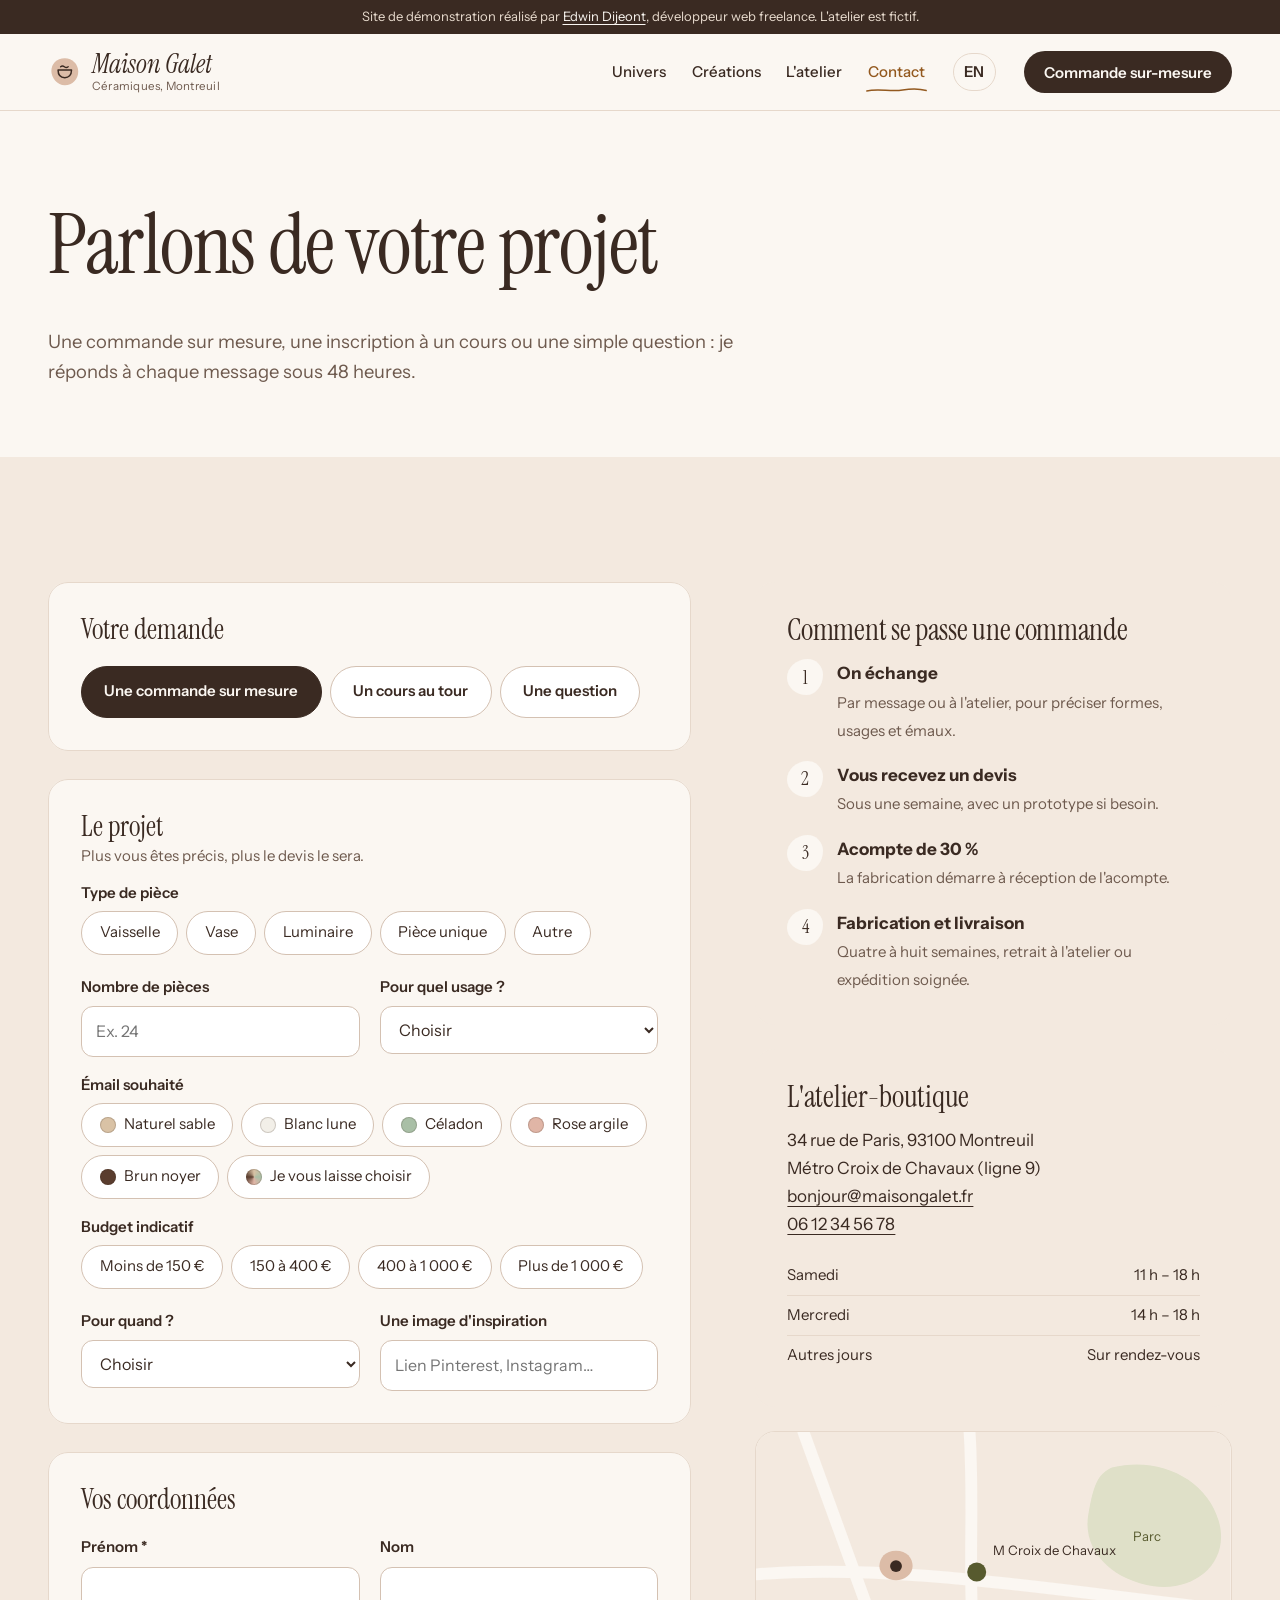
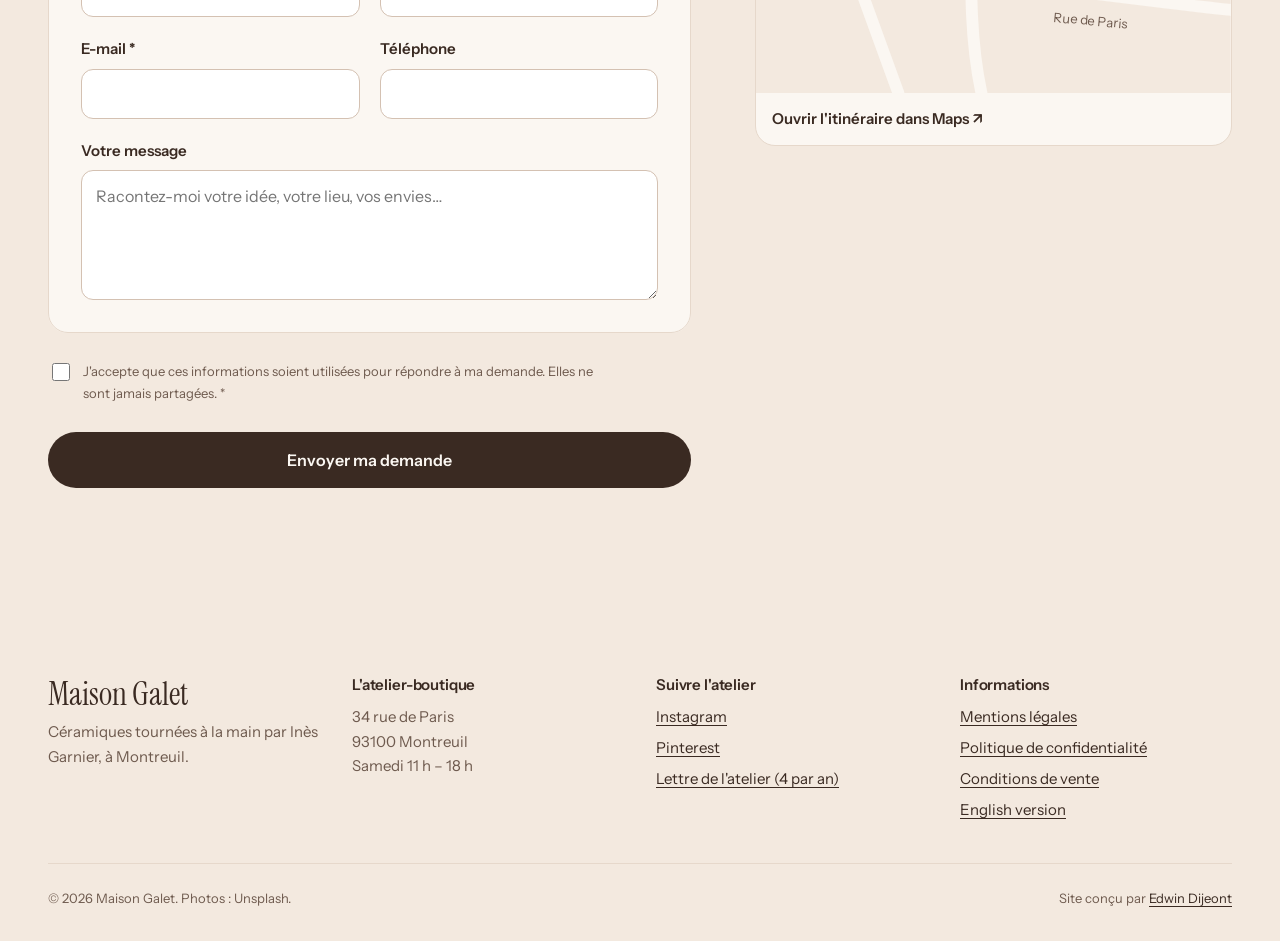
<file: contact.html>
<!doctype html>
<html lang="fr">
<head>
  <meta charset="utf-8">
  <meta name="viewport" content="width=device-width, initial-scale=1">
  <title>Commande sur mesure et contact | Maison Galet</title>
  <meta name="description" content="Demandez un devis pour une commande de céramique sur mesure ou réservez un cours au tour à Montreuil.">
  <link rel="canonical" href="https://VOTRE-PSEUDO.github.io/demos/ceramique/contact.html">
  <link rel="alternate" hreflang="fr" href="https://VOTRE-PSEUDO.github.io/demos/ceramique/contact.html">
  <link rel="alternate" hreflang="en" href="https://VOTRE-PSEUDO.github.io/demos/ceramique/en/contact.html">
  <link rel="alternate" hreflang="x-default" href="https://VOTRE-PSEUDO.github.io/demos/ceramique/contact.html">
  <meta property="og:type" content="website">
  <meta property="og:title" content="Commande sur mesure et contact | Maison Galet">
  <meta property="og:description" content="Demandez un devis pour une commande de céramique sur mesure ou réservez un cours au tour à Montreuil.">
  <meta property="og:image" content="https://images.unsplash.com/photo-1565193566173-7a0ee3dbe261?auto=format&amp;fit=crop&amp;w=1200&amp;h=630&amp;q=75">
  <meta property="og:locale" content="fr_FR">
  <meta name="theme-color" content="#3a2a22">
  <link rel="icon" href="favicon.svg" type="image/svg+xml">
  <link rel="preconnect" href="https://fonts.googleapis.com">
  <link rel="preconnect" href="https://fonts.gstatic.com" crossorigin>
  <link rel="stylesheet" href="https://fonts.googleapis.com/css2?family=Instrument+Sans:wght@400;500;600&amp;family=Instrument+Serif:ital@0;1&amp;display=swap">
  <link rel="stylesheet" href="css/style.css">
</head>
<body>
  <a class="lien-evitement" href="#contenu">Aller au contenu</a>
  <p class="bandeau-demo">Site de démonstration réalisé par <a href="https://edwindijeont-dev.fr">Edwin Dijeont</a>, développeur web freelance. L'atelier est fictif.</p>

  <header class="header">
    <div class="conteneur header__inner">
      <a class="logo" href="./" aria-label="Maison Galet, accueil">
        <svg viewBox="0 0 40 40" aria-hidden="true"><path d="M20 4C10 4 4 11 4 19s7 17 16 17 16-7 16-16S29 4 20 4z" fill="#dcbca7"/><path d="M12 18h16c0 6-3.5 9-8 9s-8-3-8-9z" fill="none" stroke="#3a2a22" stroke-width="1.8" stroke-linejoin="round"/><path d="M15 14c1.5-1.2 3-1.2 4.5 0s3 1.2 4.5 0" fill="none" stroke="#3a2a22" stroke-width="1.6" stroke-linecap="round"/></svg>
        <span><span class="logo__nom">Maison Galet</span><span class="logo__sous">Céramiques, Montreuil</span></span>
      </a>

      <button class="menu-bouton" type="button" popovertarget="menu" aria-label="Ouvrir le menu">
        <svg viewBox="0 0 24 24" aria-hidden="true"><path d="M4 8h16M4 16h11" stroke="currentColor" stroke-width="2" stroke-linecap="round"/></svg>
        Menu
      </button>

      <!-- Menu : affiché en ligne sur ordinateur, ouvert en plein écran sur mobile via l'attribut popover (sans JavaScript) -->
      <nav class="nav" id="menu" popover aria-label="Navigation principale">
        <button class="nav__fermer" type="button" popovertarget="menu" popovertargetaction="hide">Fermer <span aria-hidden="true">✕</span></button>
        <ul>
          <li><a class="nav__lien" href="./">Univers</a></li>
          <li><a class="nav__lien" href="creations.html">Créations</a></li>
          <li><a class="nav__lien" href="atelier.html">L'atelier</a></li>
          <li><a class="nav__lien" href="contact.html" aria-current="page">Contact</a></li>
        </ul>
        <a class="lang" href="en/contact.html" hreflang="en" lang="en"><span aria-hidden="true">EN</span><span class="sr-only">English version</span></a>
        <a class="bouton bouton--plein" href="contact.html#commande">Commande sur-mesure</a>
      </nav>
    </div>
  </header>

  <main id="contenu">
    <header class="entete-page">
      <div class="conteneur">
        <h1>Parlons de votre projet</h1>
        <p>Une commande sur mesure, une inscription à un cours ou une simple question&nbsp;: je réponds à chaque message sous 48 heures.</p>
      </div>
    </header>

    <section class="section section--sable" aria-label="Formulaire et informations pratiques">
      <div class="conteneur contact__grille">
        <!--
          DÉMO : le formulaire mène à une page de confirmation (merci.html).
          En production, remplacez action par l'URL de votre service de formulaire
          (Formspree, Basin, Netlify Forms, votre backend…) et passez method="post".
          Les blocs « commande » et « cours » s'affichent selon le type de demande grâce à :has(), sans JavaScript.
        -->
        <form class="formulaire" id="commande" action="merci.html" method="get">
          <fieldset class="bloc">
            <legend>Votre demande</legend>
            <div class="pastilles">
              <label class="pastille pastille--grande"><input type="radio" name="demande" id="demande-sur-mesure" value="sur-mesure" checked><span>Une commande sur mesure</span></label>
              <label class="pastille pastille--grande"><input type="radio" name="demande" id="demande-atelier" value="cours"><span>Un cours au tour</span></label>
              <label class="pastille pastille--grande"><input type="radio" name="demande" id="demande-question" value="question"><span>Une question</span></label>
            </div>
          </fieldset>

          <fieldset class="bloc bloc--sur-mesure">
            <legend>Le projet<small>Plus vous êtes précis, plus le devis le sera.</small></legend>
            <div class="champs">
              <fieldset class="groupe">
                <legend>Type de pièce</legend>
                <div class="pastilles">
                  <label class="pastille"><input type="checkbox" name="piece" value="vaisselle"><span>Vaisselle</span></label>
                  <label class="pastille"><input type="checkbox" name="piece" value="vase"><span>Vase</span></label>
                  <label class="pastille"><input type="checkbox" name="piece" value="luminaire"><span>Luminaire</span></label>
                  <label class="pastille"><input type="checkbox" name="piece" value="unique"><span>Pièce unique</span></label>
                  <label class="pastille"><input type="checkbox" name="piece" value="autre"><span>Autre</span></label>
                </div>
              </fieldset>
              <div class="champ">
                <label for="quantite">Nombre de pièces</label>
                <input id="quantite" name="quantite" type="number" min="1" inputmode="numeric" placeholder="Ex. 24">
              </div>
              <div class="champ">
                <label for="usage">Pour quel usage&nbsp;?</label>
                <select id="usage" name="usage">
                  <option value="">Choisir</option>
                  <option>Chez moi</option>
                  <option>Un cadeau</option>
                  <option>Un restaurant ou un café</option>
                  <option>Un mariage ou un événement</option>
                  <option>Une boutique</option>
                </select>
              </div>
              <fieldset class="groupe">
                <legend>Émail souhaité</legend>
                <div class="pastilles">
                  <label class="pastille"><input type="radio" name="email-ceramique" value="naturel"><span><span class="email email--naturel" aria-hidden="true"></span>Naturel sable</span></label>
                  <label class="pastille"><input type="radio" name="email-ceramique" value="lune"><span><span class="email email--lune" aria-hidden="true"></span>Blanc lune</span></label>
                  <label class="pastille"><input type="radio" name="email-ceramique" value="celadon"><span><span class="email email--celadon" aria-hidden="true"></span>Céladon</span></label>
                  <label class="pastille"><input type="radio" name="email-ceramique" value="rose"><span><span class="email email--rose" aria-hidden="true"></span>Rose argile</span></label>
                  <label class="pastille"><input type="radio" name="email-ceramique" value="noyer"><span><span class="email email--noyer" aria-hidden="true"></span>Brun noyer</span></label>
                  <label class="pastille"><input type="radio" name="email-ceramique" value="libre"><span><span class="email email--surprise" aria-hidden="true"></span>Je vous laisse choisir</span></label>
                </div>
              </fieldset>
              <fieldset class="groupe">
                <legend>Budget indicatif</legend>
                <div class="pastilles">
                  <label class="pastille"><input type="radio" name="budget" value="moins-150"><span>Moins de 150 €</span></label>
                  <label class="pastille"><input type="radio" name="budget" value="150-400"><span>150 à 400 €</span></label>
                  <label class="pastille"><input type="radio" name="budget" value="400-1000"><span>400 à 1 000 €</span></label>
                  <label class="pastille"><input type="radio" name="budget" value="plus-1000"><span>Plus de 1 000 €</span></label>
                </div>
              </fieldset>
              <div class="champ">
                <label for="delai">Pour quand&nbsp;?</label>
                <select id="delai" name="delai">
                  <option value="">Choisir</option>
                  <option>Pas pressé</option>
                  <option>Dans 2 à 3 mois</option>
                  <option>Dans moins de 2 mois</option>
                  <option>Date précise, je l'indique en message</option>
                </select>
              </div>
              <div class="champ">
                <label for="inspiration">Une image d'inspiration</label>
                <input id="inspiration" name="inspiration" type="url" placeholder="Lien Pinterest, Instagram…" aria-describedby="inspiration-erreur">
                <span class="champ__erreur" id="inspiration-erreur">Collez un lien complet, commençant par https://</span>
              </div>
            </div>
          </fieldset>

          <fieldset class="bloc bloc--atelier">
            <legend>Le cours<small>Les places sont confirmées par e-mail.</small></legend>
            <div class="champs">
              <div class="champ champ--large">
                <label for="session">Date</label>
                <select id="session" name="session">
                  <option value="">Choisir une date</option>
                  <option>Sam. 17 oct., initiation au tour (2 places)</option>
                  <option>Sam. 25 et dim. 26 oct., week-end tournage (3 places)</option>
                  <option>Sam. 7 nov., initiation au tour (liste d'attente)</option>
                  <option>Sam. 21 nov., initiation au tour (4 places)</option>
                  <option>Atelier duo, date à convenir</option>
                  <option>Bon cadeau</option>
                </select>
              </div>
              <div class="champ">
                <label for="personnes">Nombre de personnes</label>
                <select id="personnes" name="personnes">
                  <option>1</option><option>2</option><option>3</option><option>4</option>
                </select>
              </div>
              <fieldset class="groupe">
                <legend>Votre niveau</legend>
                <div class="pastilles">
                  <label class="pastille"><input type="radio" name="niveau" value="debutant" checked><span>Jamais touché la terre</span></label>
                  <label class="pastille"><input type="radio" name="niveau" value="bases"><span>Quelques bases</span></label>
                  <label class="pastille"><input type="radio" name="niveau" value="regulier"><span>Je pratique déjà</span></label>
                </div>
              </fieldset>
            </div>
          </fieldset>

          <fieldset class="bloc">
            <legend>Vos coordonnées</legend>
            <div class="champs">
              <div class="champ">
                <label for="prenom">Prénom *</label>
                <input id="prenom" name="prenom" type="text" autocomplete="given-name" required>
              </div>
              <div class="champ">
                <label for="nom">Nom</label>
                <input id="nom" name="nom" type="text" autocomplete="family-name">
              </div>
              <div class="champ">
                <label for="email">E-mail *</label>
                <input id="email" name="email" type="email" autocomplete="email" required aria-describedby="email-erreur">
                <span class="champ__erreur" id="email-erreur">Indiquez une adresse du type nom@exemple.fr.</span>
              </div>
              <div class="champ">
                <label for="tel">Téléphone</label>
                <input id="tel" name="telephone" type="tel" autocomplete="tel" inputmode="tel">
              </div>
              <div class="champ champ--large">
                <label for="message">Votre message</label>
                <textarea id="message" name="message" rows="4" placeholder="Racontez-moi votre idée, votre lieu, vos envies…"></textarea>
              </div>
            </div>
          </fieldset>

          <p class="consentement">
            <input id="rgpd" name="rgpd" type="checkbox" required>
            <label for="rgpd">J'accepte que ces informations soient utilisées pour répondre à ma demande. Elles ne sont jamais partagées. *</label>
          </p>
          <button class="bouton bouton--plein" type="submit">Envoyer ma demande</button>
        </form>

        <aside class="cote" aria-label="Informations pratiques">
          <div class="encart">
            <h2>Comment se passe une commande</h2>
            <ol class="deroule">
              <li><p><strong>On échange</strong><span>Par message ou à l'atelier, pour préciser formes, usages et émaux.</span></p></li>
              <li><p><strong>Vous recevez un devis</strong><span>Sous une semaine, avec un prototype si besoin.</span></p></li>
              <li><p><strong>Acompte de 30 %</strong><span>La fabrication démarre à réception de l'acompte.</span></p></li>
              <li><p><strong>Fabrication et livraison</strong><span>Quatre à huit semaines, retrait à l'atelier ou expédition soignée.</span></p></li>
            </ol>
          </div>

          <div class="encart">
            <h2>L'atelier-boutique</h2>
            <address>34 rue de Paris, 93100 Montreuil<br>Métro Croix de Chavaux (ligne 9)</address>
            <p><a href="mailto:bonjour@maisongalet.fr">bonjour@maisongalet.fr</a><br><a href="tel:+33612345678">06 12 34 56 78</a></p>
            <table class="horaires">
              <caption class="sr-only">Horaires d'ouverture</caption>
              <tbody>
                <tr><th scope="row">Samedi</th><td>11 h – 18 h</td></tr>
                <tr><th scope="row">Mercredi</th><td>14 h – 18 h</td></tr>
                <tr><th scope="row">Autres jours</th><td>Sur rendez-vous</td></tr>
              </tbody>
            </table>
          </div>

          <div class="plan">
            <!-- Plan illustré en SVG : aucun service tiers, aucun cookie -->
            <svg viewBox="0 0 400 220" role="img" aria-label="Plan d'accès&nbsp;: l'atelier est rue de Paris à Montreuil, à deux minutes du métro Croix de Chavaux.">
              <rect width="400" height="220" fill="#f3e9df"/>
              <path d="M300 30c40-10 80 10 90 45s-20 60-55 55-60-30-55-60 10-35 20-40z" fill="#dfe0c8"/>
              <text x="318" y="92" font-family="Instrument Sans, sans-serif" font-size="11" fill="#575a2e">Parc</text>
              <g stroke="#fbf7f2" stroke-width="10" fill="none" stroke-linecap="round">
                <path d="M0 120 C 120 110, 260 135, 400 150"/><path d="M180 0 C 185 80, 175 150, 190 220"/><path d="M40 0 L 120 220"/>
              </g>
              <text x="250" y="160" font-family="Instrument Sans, sans-serif" font-size="11" fill="#6e5a4e" transform="rotate(5 250 160)">Rue de Paris</text>
              <circle cx="186" cy="118" r="8" fill="#575a2e"/><text x="200" y="104" font-family="Instrument Sans, sans-serif" font-size="11" fill="#3a2a22">M Croix de Chavaux</text>
              <g transform="translate(118 116)">
                <path d="M0-16c-9 0-14 6-14 13s7 12 14 12 14-5 14-12S9-16 0-16z" fill="#dcbca7"/>
                <circle cy="-3" r="5" fill="#3a2a22"/>
              </g>
            </svg>
            <a href="https://www.google.com/maps/search/?api=1&amp;query=34+rue+de+Paris+93100+Montreuil" rel="noopener">Ouvrir l'itinéraire dans Maps <span aria-hidden="true">↗</span></a>
          </div>
        </aside>
      </div>
    </section>
  </main>

  <footer class="footer">
    <div class="conteneur">
      <div class="footer__grille">
        <div>
          <p class="footer__signature">Maison Galet</p>
          <p>Céramiques tournées à la main par Inès Garnier, à Montreuil.</p>
        </div>
        <div>
          <h2>L'atelier-boutique</h2>
          <address>34 rue de Paris<br>93100 Montreuil<br>Samedi 11 h – 18 h</address>
        </div>
        <div>
          <h2>Suivre l'atelier</h2>
          <ul>
            <li><a href="#">Instagram</a></li>
            <li><a href="#">Pinterest</a></li>
            <li><a href="mailto:bonjour@maisongalet.fr?subject=Lettre">Lettre de l'atelier (4 par an)</a></li>
          </ul>
        </div>
        <div>
          <h2>Informations</h2>
          <ul>
            <li><a href="#">Mentions légales</a></li>
            <li><a href="#">Politique de confidentialité</a></li>
            <li><a href="#">Conditions de vente</a></li>
            <li><a href="en/contact.html" hreflang="en" lang="en">English version</a></li>
          </ul>
        </div>
      </div>
      <div class="footer__bas">
        <p>© 2026 Maison Galet. Photos&nbsp;: Unsplash.</p>
        <p>Site conçu par <a href="https://edwindijeont-dev.fr">Edwin Dijeont</a></p>
      </div>
    </div>
  </footer>
</body>
</html>
</file>
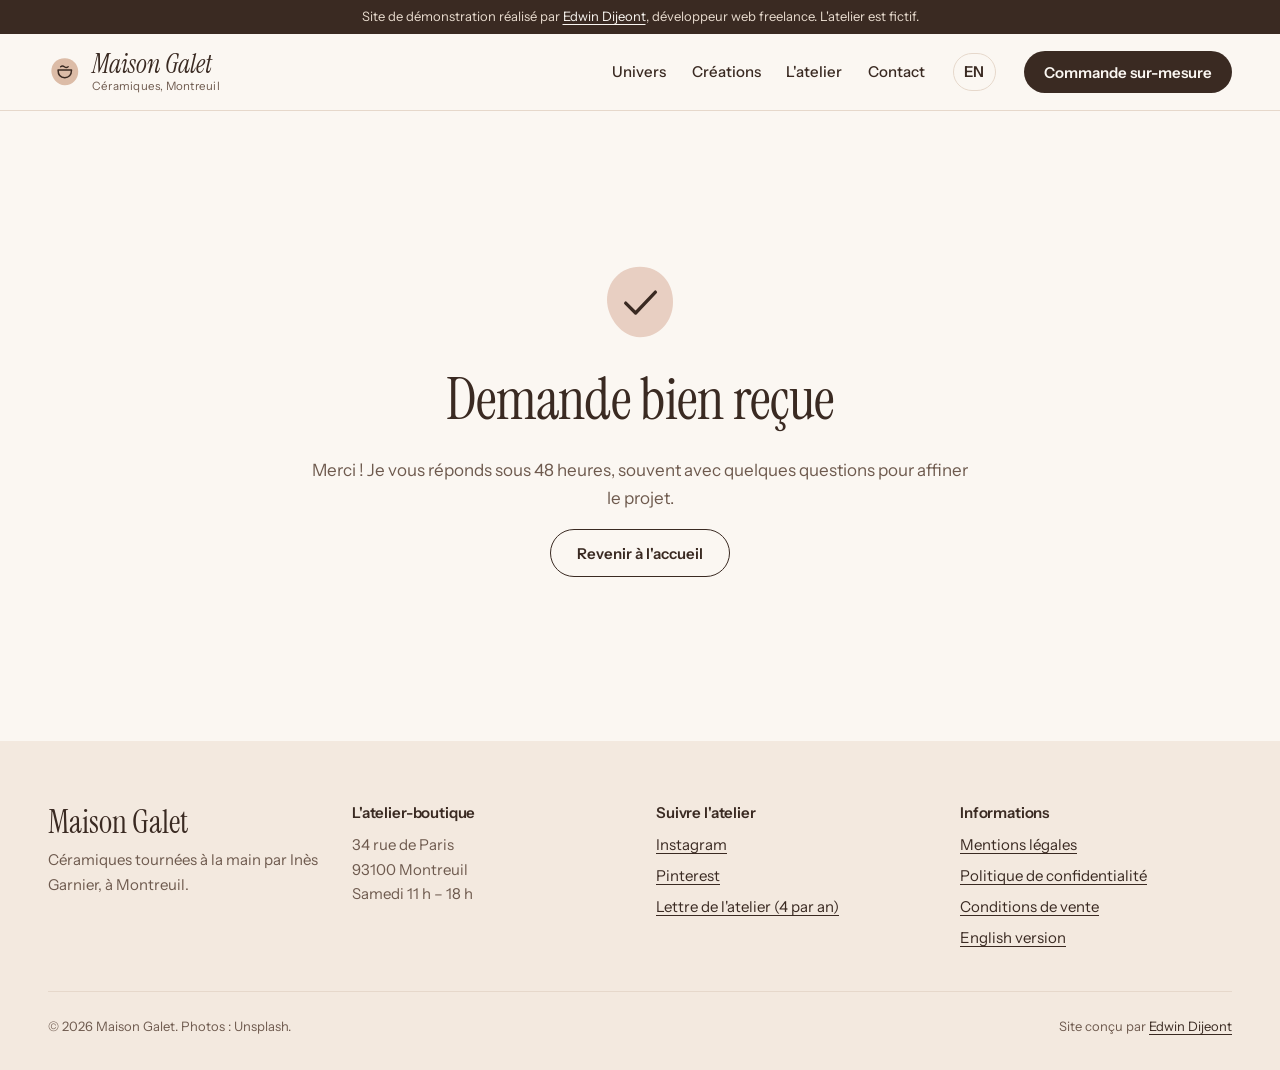
<file: merci.html>
<!doctype html>
<html lang="fr">
<head>
  <meta charset="utf-8">
  <meta name="viewport" content="width=device-width, initial-scale=1">
  <title>Demande envoyée | Maison Galet</title>
  <meta name="robots" content="noindex">
  <meta name="theme-color" content="#3a2a22">
  <link rel="icon" href="favicon.svg" type="image/svg+xml">
  <link rel="preconnect" href="https://fonts.googleapis.com">
  <link rel="preconnect" href="https://fonts.gstatic.com" crossorigin>
  <link rel="stylesheet" href="https://fonts.googleapis.com/css2?family=Instrument+Sans:wght@400;500;600&amp;family=Instrument+Serif:ital@0;1&amp;display=swap">
  <link rel="stylesheet" href="css/style.css">
</head>
<body>
  <a class="lien-evitement" href="#contenu">Aller au contenu</a>
  <p class="bandeau-demo">Site de démonstration réalisé par <a href="https://edwindijeont-dev.fr">Edwin Dijeont</a>, développeur web freelance. L'atelier est fictif.</p>

  <header class="header">
    <div class="conteneur header__inner">
      <a class="logo" href="./" aria-label="Maison Galet, accueil">
        <svg viewBox="0 0 40 40" aria-hidden="true"><path d="M20 4C10 4 4 11 4 19s7 17 16 17 16-7 16-16S29 4 20 4z" fill="#dcbca7"/><path d="M12 18h16c0 6-3.5 9-8 9s-8-3-8-9z" fill="none" stroke="#3a2a22" stroke-width="1.8" stroke-linejoin="round"/><path d="M15 14c1.5-1.2 3-1.2 4.5 0s3 1.2 4.5 0" fill="none" stroke="#3a2a22" stroke-width="1.6" stroke-linecap="round"/></svg>
        <span><span class="logo__nom">Maison Galet</span><span class="logo__sous">Céramiques, Montreuil</span></span>
      </a>

      <button class="menu-bouton" type="button" popovertarget="menu" aria-label="Ouvrir le menu">
        <svg viewBox="0 0 24 24" aria-hidden="true"><path d="M4 8h16M4 16h11" stroke="currentColor" stroke-width="2" stroke-linecap="round"/></svg>
        Menu
      </button>

      <!-- Menu : affiché en ligne sur ordinateur, ouvert en plein écran sur mobile via l'attribut popover (sans JavaScript) -->
      <nav class="nav" id="menu" popover aria-label="Navigation principale">
        <button class="nav__fermer" type="button" popovertarget="menu" popovertargetaction="hide">Fermer <span aria-hidden="true">✕</span></button>
        <ul>
          <li><a class="nav__lien" href="./">Univers</a></li>
          <li><a class="nav__lien" href="creations.html">Créations</a></li>
          <li><a class="nav__lien" href="atelier.html">L'atelier</a></li>
          <li><a class="nav__lien" href="contact.html">Contact</a></li>
        </ul>
        <a class="lang" href="en/thanks.html" hreflang="en" lang="en"><span aria-hidden="true">EN</span><span class="sr-only">English version</span></a>
        <a class="bouton bouton--plein" href="contact.html#commande">Commande sur-mesure</a>
      </nav>
    </div>
  </header>

  <main id="contenu">
    <section class="section merci">
      <div class="conteneur">
        <svg viewBox="0 0 80 80" width="88" height="88" aria-hidden="true"><path d="M40 8C22 8 10 22 10 38s13 34 30 34 30-14 30-32S58 8 40 8z" fill="#e8cfc2"/><path d="M27 41l9 9 18-19" fill="none" stroke="#3a2a22" stroke-width="3" stroke-linecap="round" stroke-linejoin="round"/></svg>
        <h1 style="font-size: var(--taille-xl); margin-top: 1.5rem">Demande bien reçue</h1>
        <p>Merci&nbsp;! Je vous réponds sous 48 heures, souvent avec quelques questions pour affiner le projet.</p>
        <p><a class="bouton bouton--contour" href="./">Revenir à l'accueil</a></p>
      </div>
    </section>
  </main>

  <footer class="footer">
    <div class="conteneur">
      <div class="footer__grille">
        <div>
          <p class="footer__signature">Maison Galet</p>
          <p>Céramiques tournées à la main par Inès Garnier, à Montreuil.</p>
        </div>
        <div>
          <h2>L'atelier-boutique</h2>
          <address>34 rue de Paris<br>93100 Montreuil<br>Samedi 11 h – 18 h</address>
        </div>
        <div>
          <h2>Suivre l'atelier</h2>
          <ul>
            <li><a href="#">Instagram</a></li>
            <li><a href="#">Pinterest</a></li>
            <li><a href="mailto:bonjour@maisongalet.fr?subject=Lettre">Lettre de l'atelier (4 par an)</a></li>
          </ul>
        </div>
        <div>
          <h2>Informations</h2>
          <ul>
            <li><a href="#">Mentions légales</a></li>
            <li><a href="#">Politique de confidentialité</a></li>
            <li><a href="#">Conditions de vente</a></li>
            <li><a href="en/thanks.html" hreflang="en" lang="en">English version</a></li>
          </ul>
        </div>
      </div>
      <div class="footer__bas">
        <p>© 2026 Maison Galet. Photos&nbsp;: Unsplash.</p>
        <p>Site conçu par <a href="https://edwindijeont-dev.fr">Edwin Dijeont</a></p>
      </div>
    </div>
  </footer>
</body>
</html>
</file>
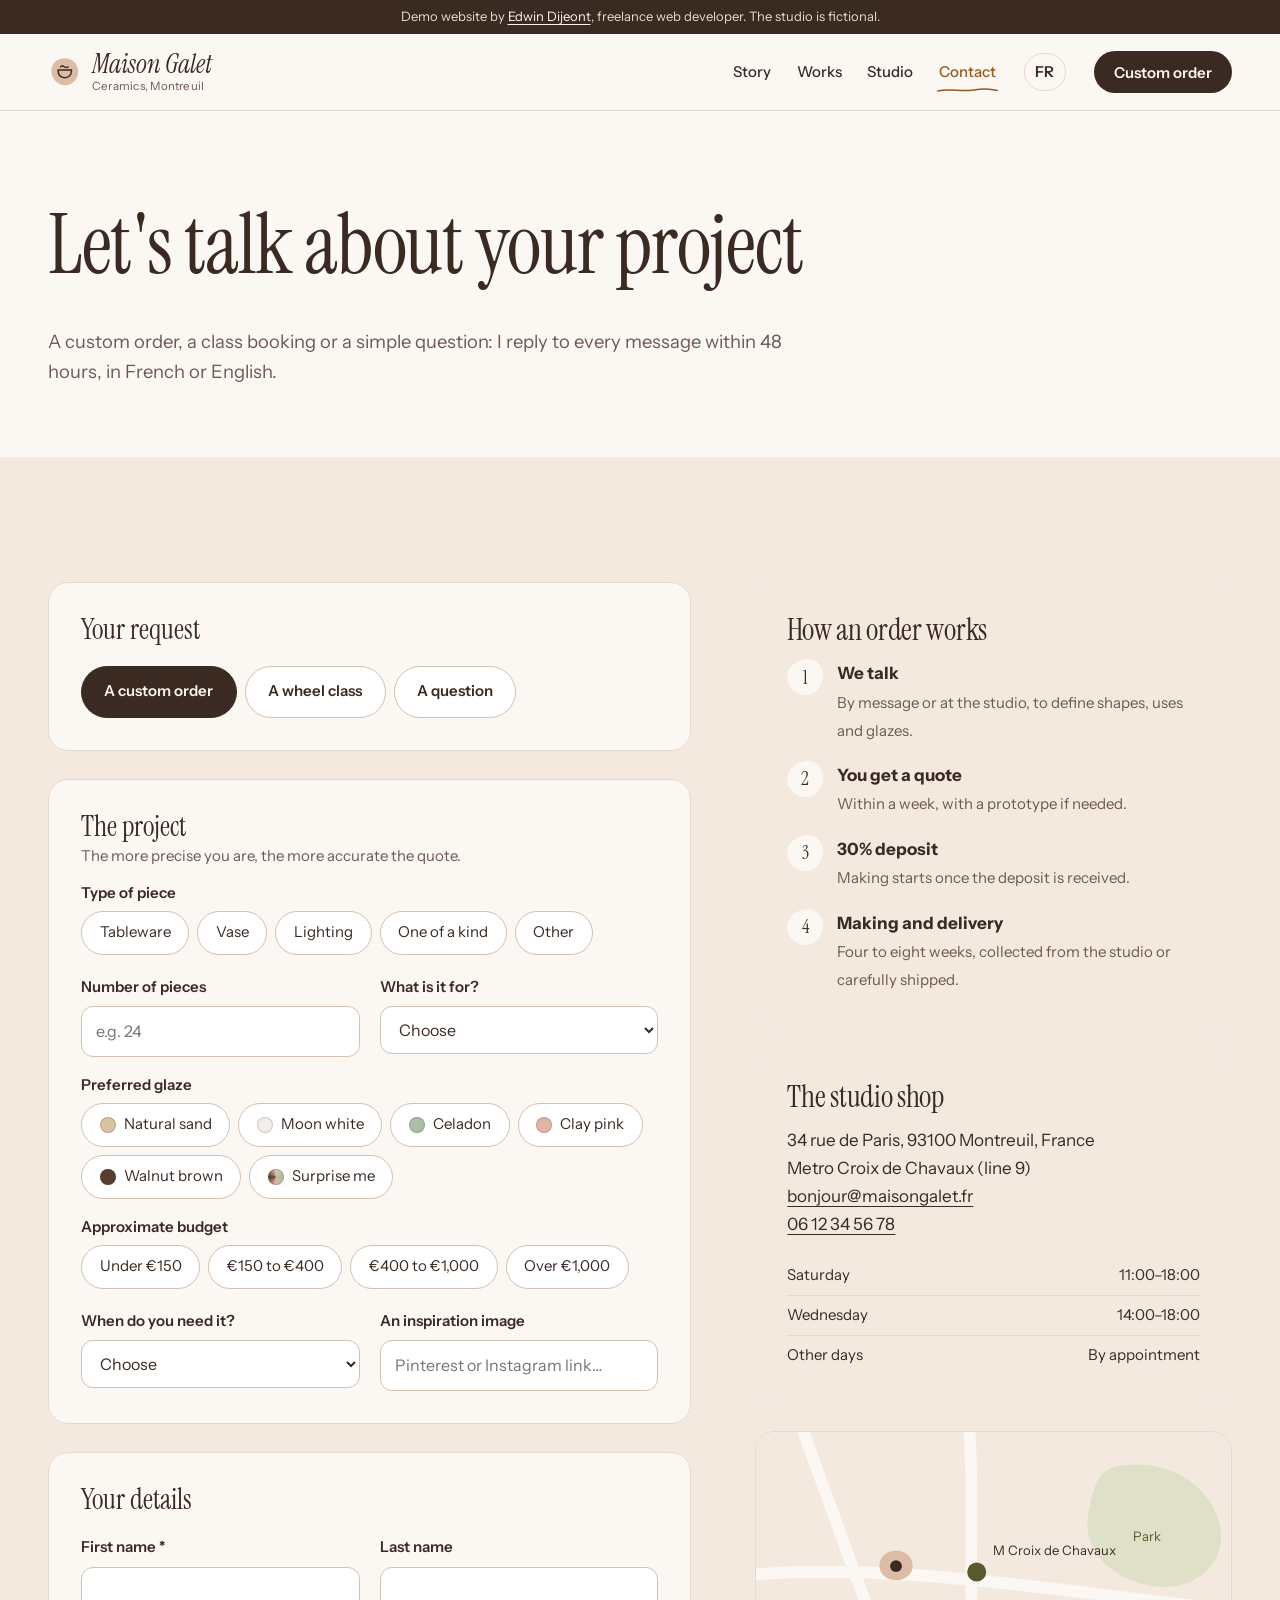
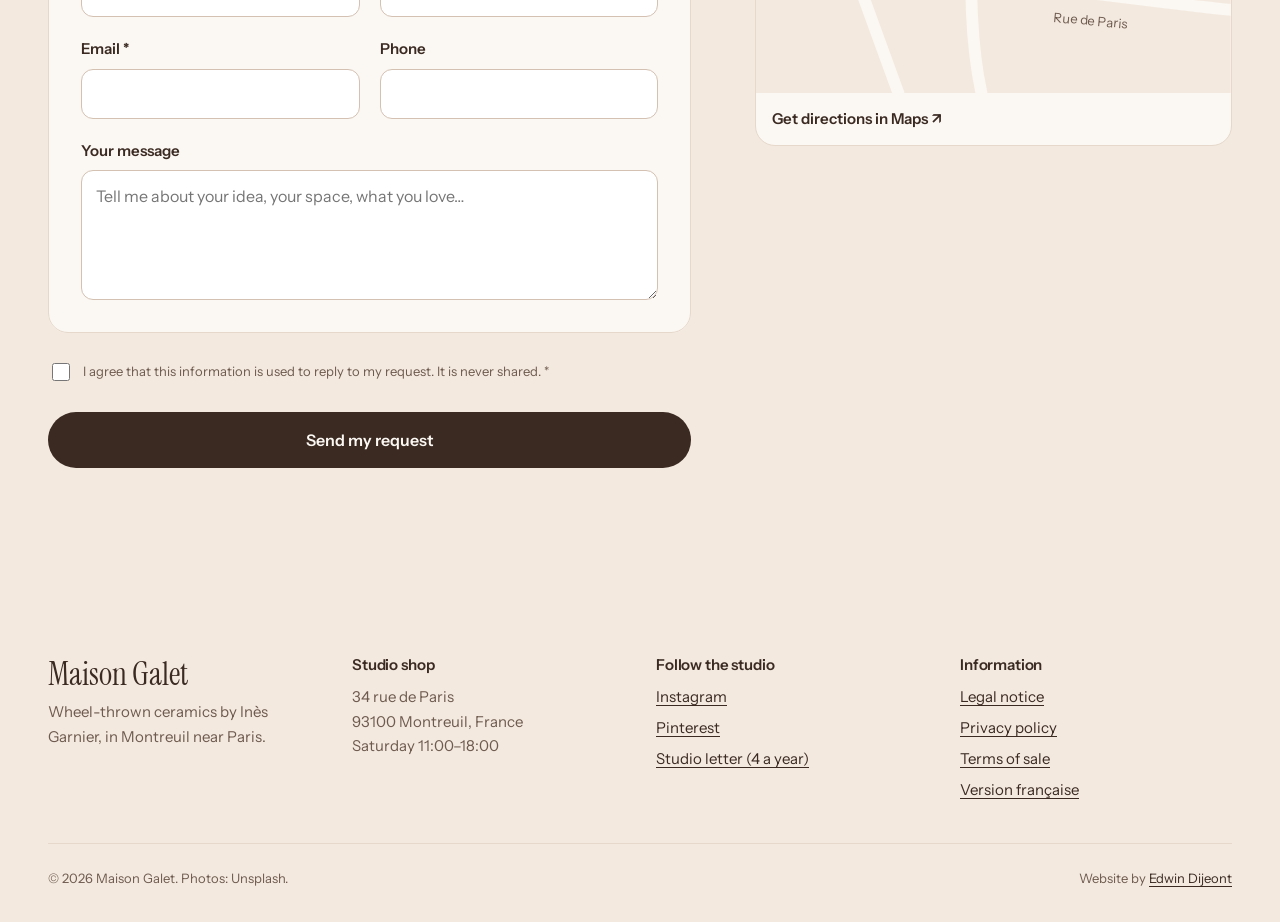
<file: en/contact.html>
<!doctype html>
<html lang="en">
<head>
  <meta charset="utf-8">
  <meta name="viewport" content="width=device-width, initial-scale=1">
  <title>Custom orders and contact | Maison Galet</title>
  <meta name="description" content="Request a quote for custom ceramics or book a wheel-throwing class in Montreuil, near Paris.">
  <link rel="canonical" href="https://VOTRE-PSEUDO.github.io/demos/ceramique/en/contact.html">
  <link rel="alternate" hreflang="fr" href="https://VOTRE-PSEUDO.github.io/demos/ceramique/contact.html">
  <link rel="alternate" hreflang="en" href="https://VOTRE-PSEUDO.github.io/demos/ceramique/en/contact.html">
  <link rel="alternate" hreflang="x-default" href="https://VOTRE-PSEUDO.github.io/demos/ceramique/contact.html">
  <meta property="og:type" content="website">
  <meta property="og:title" content="Custom orders and contact | Maison Galet">
  <meta property="og:description" content="Request a quote for custom ceramics or book a wheel-throwing class in Montreuil, near Paris.">
  <meta property="og:image" content="https://images.unsplash.com/photo-1565193566173-7a0ee3dbe261?auto=format&amp;fit=crop&amp;w=1200&amp;h=630&amp;q=75">
  <meta property="og:locale" content="en_GB">
  <meta name="theme-color" content="#3a2a22">
  <link rel="icon" href="../favicon.svg" type="image/svg+xml">
  <link rel="preconnect" href="https://fonts.googleapis.com">
  <link rel="preconnect" href="https://fonts.gstatic.com" crossorigin>
  <link rel="stylesheet" href="https://fonts.googleapis.com/css2?family=Instrument+Sans:wght@400;500;600&amp;family=Instrument+Serif:ital@0;1&amp;display=swap">
  <link rel="stylesheet" href="../css/style.css">
</head>
<body>
  <a class="lien-evitement" href="#contenu">Skip to content</a>
  <p class="bandeau-demo">Demo website by <a href="https://edwindijeont-dev.fr">Edwin Dijeont</a>, freelance web developer. The studio is fictional.</p>

  <header class="header">
    <div class="conteneur header__inner">
      <a class="logo" href="./" aria-label="Maison Galet, home">
        <svg viewBox="0 0 40 40" aria-hidden="true"><path d="M20 4C10 4 4 11 4 19s7 17 16 17 16-7 16-16S29 4 20 4z" fill="#dcbca7"/><path d="M12 18h16c0 6-3.5 9-8 9s-8-3-8-9z" fill="none" stroke="#3a2a22" stroke-width="1.8" stroke-linejoin="round"/><path d="M15 14c1.5-1.2 3-1.2 4.5 0s3 1.2 4.5 0" fill="none" stroke="#3a2a22" stroke-width="1.6" stroke-linecap="round"/></svg>
        <span><span class="logo__nom">Maison Galet</span><span class="logo__sous">Ceramics, Montreuil</span></span>
      </a>

      <button class="menu-bouton" type="button" popovertarget="menu" aria-label="Open the menu">
        <svg viewBox="0 0 24 24" aria-hidden="true"><path d="M4 8h16M4 16h11" stroke="currentColor" stroke-width="2" stroke-linecap="round"/></svg>
        Menu
      </button>

      <!-- Menu : affiché en ligne sur ordinateur, ouvert en plein écran sur mobile via l'attribut popover (sans JavaScript) -->
      <nav class="nav" id="menu" popover aria-label="Main navigation">
        <button class="nav__fermer" type="button" popovertarget="menu" popovertargetaction="hide">Close <span aria-hidden="true">✕</span></button>
        <ul>
          <li><a class="nav__lien" href="./">Story</a></li>
          <li><a class="nav__lien" href="works.html">Works</a></li>
          <li><a class="nav__lien" href="studio.html">Studio</a></li>
          <li><a class="nav__lien" href="contact.html" aria-current="page">Contact</a></li>
        </ul>
        <a class="lang" href="../contact.html" hreflang="fr" lang="fr"><span aria-hidden="true">FR</span><span class="sr-only">Version française</span></a>
        <a class="bouton bouton--plein" href="contact.html#commande">Custom order</a>
      </nav>
    </div>
  </header>

  <main id="contenu">
    <header class="entete-page">
      <div class="conteneur">
        <h1>Let's talk about your project</h1>
        <p>A custom order, a class booking or a simple question: I reply to every message within 48 hours, in French or English.</p>
      </div>
    </header>

    <section class="section section--sable" aria-label="Form and practical information">
      <div class="conteneur contact__grille">
        <!--
          DEMO: the form leads to a confirmation page (thanks.html).
          In production, set action to your form service URL and use method="post".
          The "order" and "class" blocks show or hide with :has(), no JavaScript.
        -->
        <form class="formulaire" id="commande" action="thanks.html" method="get">
          <fieldset class="bloc">
            <legend>Your request</legend>
            <div class="pastilles">
              <label class="pastille pastille--grande"><input type="radio" name="demande" id="demande-sur-mesure" value="sur-mesure" checked><span>A custom order</span></label>
              <label class="pastille pastille--grande"><input type="radio" name="demande" id="demande-atelier" value="cours"><span>A wheel class</span></label>
              <label class="pastille pastille--grande"><input type="radio" name="demande" id="demande-question" value="question"><span>A question</span></label>
            </div>
          </fieldset>

          <fieldset class="bloc bloc--sur-mesure">
            <legend>The project<small>The more precise you are, the more accurate the quote.</small></legend>
            <div class="champs">
              <fieldset class="groupe">
                <legend>Type of piece</legend>
                <div class="pastilles">
                  <label class="pastille"><input type="checkbox" name="piece" value="vaisselle"><span>Tableware</span></label>
                  <label class="pastille"><input type="checkbox" name="piece" value="vase"><span>Vase</span></label>
                  <label class="pastille"><input type="checkbox" name="piece" value="luminaire"><span>Lighting</span></label>
                  <label class="pastille"><input type="checkbox" name="piece" value="unique"><span>One of a kind</span></label>
                  <label class="pastille"><input type="checkbox" name="piece" value="autre"><span>Other</span></label>
                </div>
              </fieldset>
              <div class="champ">
                <label for="quantite">Number of pieces</label>
                <input id="quantite" name="quantite" type="number" min="1" inputmode="numeric" placeholder="e.g. 24">
              </div>
              <div class="champ">
                <label for="usage">What is it for?</label>
                <select id="usage" name="usage">
                  <option value="">Choose</option>
                  <option>My home</option>
                  <option>A gift</option>
                  <option>A restaurant or café</option>
                  <option>A wedding or event</option>
                  <option>A shop</option>
                </select>
              </div>
              <fieldset class="groupe">
                <legend>Preferred glaze</legend>
                <div class="pastilles">
                  <label class="pastille"><input type="radio" name="email-ceramique" value="naturel"><span><span class="email email--naturel" aria-hidden="true"></span>Natural sand</span></label>
                  <label class="pastille"><input type="radio" name="email-ceramique" value="lune"><span><span class="email email--lune" aria-hidden="true"></span>Moon white</span></label>
                  <label class="pastille"><input type="radio" name="email-ceramique" value="celadon"><span><span class="email email--celadon" aria-hidden="true"></span>Celadon</span></label>
                  <label class="pastille"><input type="radio" name="email-ceramique" value="rose"><span><span class="email email--rose" aria-hidden="true"></span>Clay pink</span></label>
                  <label class="pastille"><input type="radio" name="email-ceramique" value="noyer"><span><span class="email email--noyer" aria-hidden="true"></span>Walnut brown</span></label>
                  <label class="pastille"><input type="radio" name="email-ceramique" value="libre"><span><span class="email email--surprise" aria-hidden="true"></span>Surprise me</span></label>
                </div>
              </fieldset>
              <fieldset class="groupe">
                <legend>Approximate budget</legend>
                <div class="pastilles">
                  <label class="pastille"><input type="radio" name="budget" value="moins-150"><span>Under €150</span></label>
                  <label class="pastille"><input type="radio" name="budget" value="150-400"><span>€150 to €400</span></label>
                  <label class="pastille"><input type="radio" name="budget" value="400-1000"><span>€400 to €1,000</span></label>
                  <label class="pastille"><input type="radio" name="budget" value="plus-1000"><span>Over €1,000</span></label>
                </div>
              </fieldset>
              <div class="champ">
                <label for="delai">When do you need it?</label>
                <select id="delai" name="delai">
                  <option value="">Choose</option>
                  <option>No rush</option>
                  <option>In 2 to 3 months</option>
                  <option>In less than 2 months</option>
                  <option>A specific date, see my message</option>
                </select>
              </div>
              <div class="champ">
                <label for="inspiration">An inspiration image</label>
                <input id="inspiration" name="inspiration" type="url" placeholder="Pinterest or Instagram link…" aria-describedby="inspiration-erreur">
                <span class="champ__erreur" id="inspiration-erreur">Paste a full link starting with https://</span>
              </div>
            </div>
          </fieldset>

          <fieldset class="bloc bloc--atelier">
            <legend>The class<small>Spots are confirmed by email.</small></legend>
            <div class="champs">
              <div class="champ champ--large">
                <label for="session">Date</label>
                <select id="session" name="session">
                  <option value="">Choose a date</option>
                  <option>Sat 17 Oct, intro to the wheel (2 spots)</option>
                  <option>Sat 25 and Sun 26 Oct, throwing weekend (3 spots)</option>
                  <option>Sat 7 Nov, intro to the wheel (waitlist)</option>
                  <option>Sat 21 Nov, intro to the wheel (4 spots)</option>
                  <option>Duo session, date to be agreed</option>
                  <option>Gift voucher</option>
                </select>
              </div>
              <div class="champ">
                <label for="personnes">Number of people</label>
                <select id="personnes" name="personnes">
                  <option>1</option><option>2</option><option>3</option><option>4</option>
                </select>
              </div>
              <fieldset class="groupe">
                <legend>Your level</legend>
                <div class="pastilles">
                  <label class="pastille"><input type="radio" name="niveau" value="debutant" checked><span>Never touched clay</span></label>
                  <label class="pastille"><input type="radio" name="niveau" value="bases"><span>Some basics</span></label>
                  <label class="pastille"><input type="radio" name="niveau" value="regulier"><span>I already practise</span></label>
                </div>
              </fieldset>
            </div>
          </fieldset>

          <fieldset class="bloc">
            <legend>Your details</legend>
            <div class="champs">
              <div class="champ">
                <label for="prenom">First name *</label>
                <input id="prenom" name="prenom" type="text" autocomplete="given-name" required>
              </div>
              <div class="champ">
                <label for="nom">Last name</label>
                <input id="nom" name="nom" type="text" autocomplete="family-name">
              </div>
              <div class="champ">
                <label for="email">Email *</label>
                <input id="email" name="email" type="email" autocomplete="email" required aria-describedby="email-erreur">
                <span class="champ__erreur" id="email-erreur">Enter an address like name@example.com.</span>
              </div>
              <div class="champ">
                <label for="tel">Phone</label>
                <input id="tel" name="telephone" type="tel" autocomplete="tel" inputmode="tel">
              </div>
              <div class="champ champ--large">
                <label for="message">Your message</label>
                <textarea id="message" name="message" rows="4" placeholder="Tell me about your idea, your space, what you love…"></textarea>
              </div>
            </div>
          </fieldset>

          <p class="consentement">
            <input id="rgpd" name="rgpd" type="checkbox" required>
            <label for="rgpd">I agree that this information is used to reply to my request. It is never shared. *</label>
          </p>
          <button class="bouton bouton--plein" type="submit">Send my request</button>
        </form>

        <aside class="cote" aria-label="Practical information">
          <div class="encart">
            <h2>How an order works</h2>
            <ol class="deroule">
              <li><p><strong>We talk</strong><span>By message or at the studio, to define shapes, uses and glazes.</span></p></li>
              <li><p><strong>You get a quote</strong><span>Within a week, with a prototype if needed.</span></p></li>
              <li><p><strong>30% deposit</strong><span>Making starts once the deposit is received.</span></p></li>
              <li><p><strong>Making and delivery</strong><span>Four to eight weeks, collected from the studio or carefully shipped.</span></p></li>
            </ol>
          </div>

          <div class="encart">
            <h2>The studio shop</h2>
            <address>34 rue de Paris, 93100 Montreuil, France<br>Metro Croix de Chavaux (line 9)</address>
            <p><a href="mailto:bonjour@maisongalet.fr">bonjour@maisongalet.fr</a><br><a href="tel:+33612345678">06 12 34 56 78</a></p>
            <table class="horaires">
              <caption class="sr-only">Opening hours</caption>
              <tbody>
                <tr><th scope="row">Saturday</th><td>11:00–18:00</td></tr>
                <tr><th scope="row">Wednesday</th><td>14:00–18:00</td></tr>
                <tr><th scope="row">Other days</th><td>By appointment</td></tr>
              </tbody>
            </table>
          </div>

          <div class="plan">
            <!-- Illustrated SVG map: no third-party service, no cookies -->
            <svg viewBox="0 0 400 220" role="img" aria-label="Access map: the studio is on rue de Paris in Montreuil, two minutes from Croix de Chavaux metro.">
              <rect width="400" height="220" fill="#f3e9df"/>
              <path d="M300 30c40-10 80 10 90 45s-20 60-55 55-60-30-55-60 10-35 20-40z" fill="#dfe0c8"/>
              <text x="318" y="92" font-family="Instrument Sans, sans-serif" font-size="11" fill="#575a2e">Park</text>
              <g stroke="#fbf7f2" stroke-width="10" fill="none" stroke-linecap="round">
                <path d="M0 120 C 120 110, 260 135, 400 150"/><path d="M180 0 C 185 80, 175 150, 190 220"/><path d="M40 0 L 120 220"/>
              </g>
              <text x="250" y="160" font-family="Instrument Sans, sans-serif" font-size="11" fill="#6e5a4e" transform="rotate(5 250 160)">Rue de Paris</text>
              <circle cx="186" cy="118" r="8" fill="#575a2e"/><text x="200" y="104" font-family="Instrument Sans, sans-serif" font-size="11" fill="#3a2a22">M Croix de Chavaux</text>
              <g transform="translate(118 116)">
                <path d="M0-16c-9 0-14 6-14 13s7 12 14 12 14-5 14-12S9-16 0-16z" fill="#dcbca7"/>
                <circle cy="-3" r="5" fill="#3a2a22"/>
              </g>
            </svg>
            <a href="https://www.google.com/maps/search/?api=1&amp;query=34+rue+de+Paris+93100+Montreuil" rel="noopener">Get directions in Maps <span aria-hidden="true">↗</span></a>
          </div>
        </aside>
      </div>
    </section>
  </main>

  <footer class="footer">
    <div class="conteneur">
      <div class="footer__grille">
        <div>
          <p class="footer__signature">Maison Galet</p>
          <p>Wheel-thrown ceramics by Inès Garnier, in Montreuil near Paris.</p>
        </div>
        <div>
          <h2>Studio shop</h2>
          <address>34 rue de Paris<br>93100 Montreuil, France<br>Saturday 11:00–18:00</address>
        </div>
        <div>
          <h2>Follow the studio</h2>
          <ul>
            <li><a href="#">Instagram</a></li>
            <li><a href="#">Pinterest</a></li>
            <li><a href="mailto:bonjour@maisongalet.fr?subject=Lettre">Studio letter (4 a year)</a></li>
          </ul>
        </div>
        <div>
          <h2>Information</h2>
          <ul>
            <li><a href="#">Legal notice</a></li>
            <li><a href="#">Privacy policy</a></li>
            <li><a href="#">Terms of sale</a></li>
            <li><a href="../contact.html" hreflang="fr" lang="fr">Version française</a></li>
          </ul>
        </div>
      </div>
      <div class="footer__bas">
        <p>© 2026 Maison Galet. Photos: Unsplash.</p>
        <p>Website by <a href="https://edwindijeont-dev.fr">Edwin Dijeont</a></p>
      </div>
    </div>
  </footer>
</body>
</html>
</file>
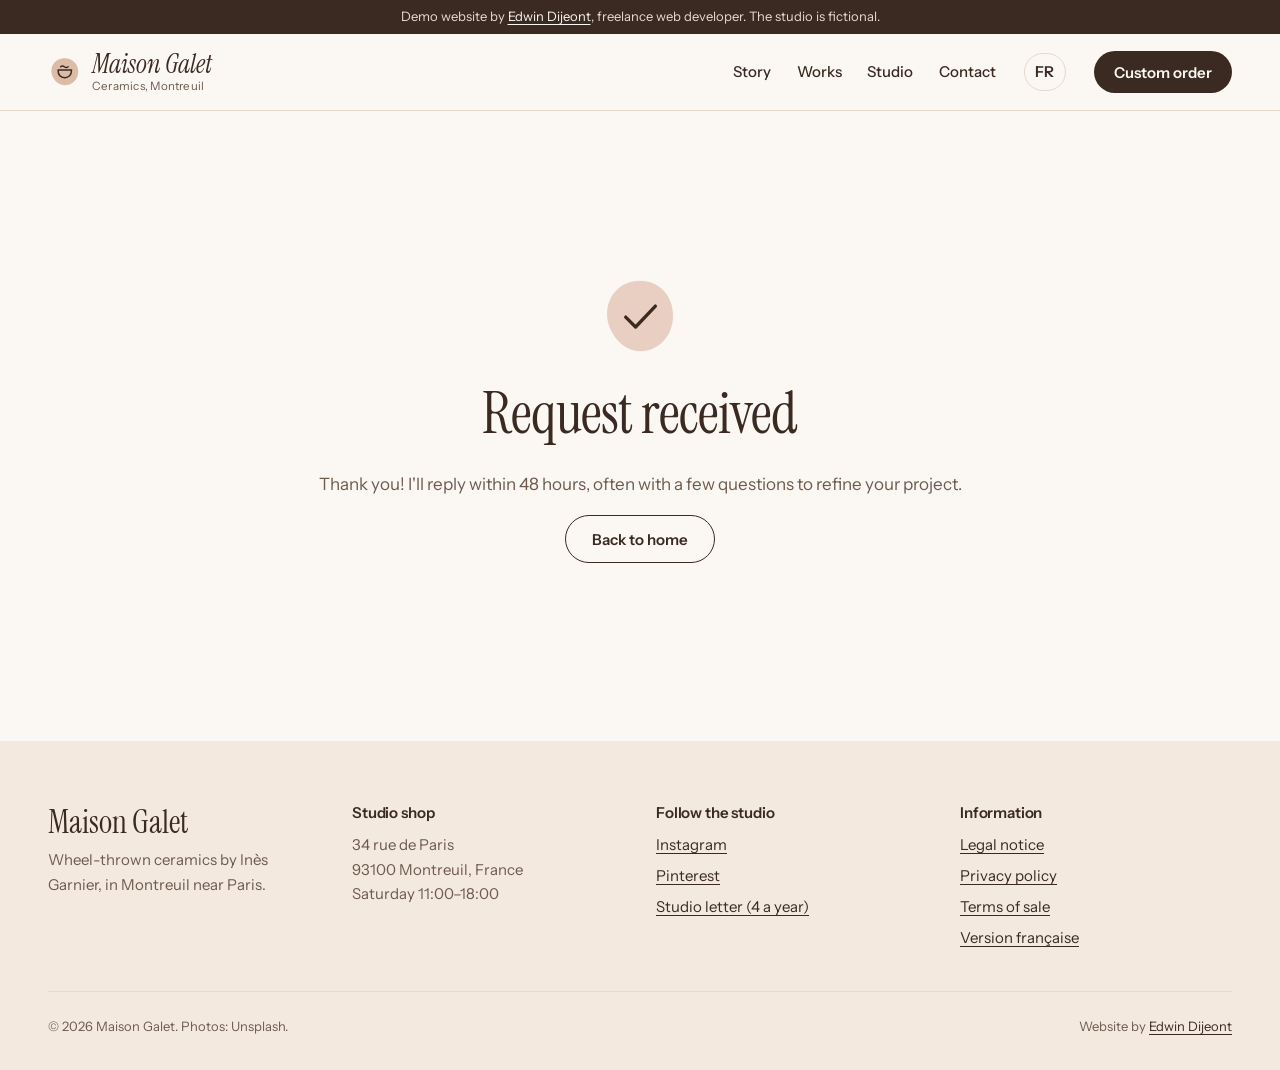
<file: en/thanks.html>
<!doctype html>
<html lang="en">
<head>
  <meta charset="utf-8">
  <meta name="viewport" content="width=device-width, initial-scale=1">
  <title>Request sent | Maison Galet</title>
  <meta name="robots" content="noindex">
  <meta name="theme-color" content="#3a2a22">
  <link rel="icon" href="../favicon.svg" type="image/svg+xml">
  <link rel="preconnect" href="https://fonts.googleapis.com">
  <link rel="preconnect" href="https://fonts.gstatic.com" crossorigin>
  <link rel="stylesheet" href="https://fonts.googleapis.com/css2?family=Instrument+Sans:wght@400;500;600&amp;family=Instrument+Serif:ital@0;1&amp;display=swap">
  <link rel="stylesheet" href="../css/style.css">
</head>
<body>
  <a class="lien-evitement" href="#contenu">Skip to content</a>
  <p class="bandeau-demo">Demo website by <a href="https://edwindijeont-dev.fr">Edwin Dijeont</a>, freelance web developer. The studio is fictional.</p>

  <header class="header">
    <div class="conteneur header__inner">
      <a class="logo" href="./" aria-label="Maison Galet, home">
        <svg viewBox="0 0 40 40" aria-hidden="true"><path d="M20 4C10 4 4 11 4 19s7 17 16 17 16-7 16-16S29 4 20 4z" fill="#dcbca7"/><path d="M12 18h16c0 6-3.5 9-8 9s-8-3-8-9z" fill="none" stroke="#3a2a22" stroke-width="1.8" stroke-linejoin="round"/><path d="M15 14c1.5-1.2 3-1.2 4.5 0s3 1.2 4.5 0" fill="none" stroke="#3a2a22" stroke-width="1.6" stroke-linecap="round"/></svg>
        <span><span class="logo__nom">Maison Galet</span><span class="logo__sous">Ceramics, Montreuil</span></span>
      </a>

      <button class="menu-bouton" type="button" popovertarget="menu" aria-label="Open the menu">
        <svg viewBox="0 0 24 24" aria-hidden="true"><path d="M4 8h16M4 16h11" stroke="currentColor" stroke-width="2" stroke-linecap="round"/></svg>
        Menu
      </button>

      <!-- Menu : affiché en ligne sur ordinateur, ouvert en plein écran sur mobile via l'attribut popover (sans JavaScript) -->
      <nav class="nav" id="menu" popover aria-label="Main navigation">
        <button class="nav__fermer" type="button" popovertarget="menu" popovertargetaction="hide">Close <span aria-hidden="true">✕</span></button>
        <ul>
          <li><a class="nav__lien" href="./">Story</a></li>
          <li><a class="nav__lien" href="works.html">Works</a></li>
          <li><a class="nav__lien" href="studio.html">Studio</a></li>
          <li><a class="nav__lien" href="contact.html">Contact</a></li>
        </ul>
        <a class="lang" href="../merci.html" hreflang="fr" lang="fr"><span aria-hidden="true">FR</span><span class="sr-only">Version française</span></a>
        <a class="bouton bouton--plein" href="contact.html#commande">Custom order</a>
      </nav>
    </div>
  </header>

  <main id="contenu">
    <section class="section merci">
      <div class="conteneur">
        <svg viewBox="0 0 80 80" width="88" height="88" aria-hidden="true"><path d="M40 8C22 8 10 22 10 38s13 34 30 34 30-14 30-32S58 8 40 8z" fill="#e8cfc2"/><path d="M27 41l9 9 18-19" fill="none" stroke="#3a2a22" stroke-width="3" stroke-linecap="round" stroke-linejoin="round"/></svg>
        <h1 style="font-size: var(--taille-xl); margin-top: 1.5rem">Request received</h1>
        <p>Thank you! I'll reply within 48 hours, often with a few questions to refine your project.</p>
        <p><a class="bouton bouton--contour" href="./">Back to home</a></p>
      </div>
    </section>
  </main>

  <footer class="footer">
    <div class="conteneur">
      <div class="footer__grille">
        <div>
          <p class="footer__signature">Maison Galet</p>
          <p>Wheel-thrown ceramics by Inès Garnier, in Montreuil near Paris.</p>
        </div>
        <div>
          <h2>Studio shop</h2>
          <address>34 rue de Paris<br>93100 Montreuil, France<br>Saturday 11:00–18:00</address>
        </div>
        <div>
          <h2>Follow the studio</h2>
          <ul>
            <li><a href="#">Instagram</a></li>
            <li><a href="#">Pinterest</a></li>
            <li><a href="mailto:bonjour@maisongalet.fr?subject=Lettre">Studio letter (4 a year)</a></li>
          </ul>
        </div>
        <div>
          <h2>Information</h2>
          <ul>
            <li><a href="#">Legal notice</a></li>
            <li><a href="#">Privacy policy</a></li>
            <li><a href="#">Terms of sale</a></li>
            <li><a href="../merci.html" hreflang="fr" lang="fr">Version française</a></li>
          </ul>
        </div>
      </div>
      <div class="footer__bas">
        <p>© 2026 Maison Galet. Photos: Unsplash.</p>
        <p>Website by <a href="https://edwindijeont-dev.fr">Edwin Dijeont</a></p>
      </div>
    </div>
  </footer>
</body>
</html>
</file>
<file: css/style.css>
/* ==========================================================================
   Maison Galet — template artisan / créateur (céramique), bohème chic
   4 pages, FR + EN, 100 % HTML + CSS, aucun JavaScript.
   Pour rebrander : modifiez uniquement les variables de :root.
   ========================================================================== */

:root {
  /* Couleurs */
  --lin: #fbf7f2;           /* fond principal */
  --sable: #f3e9df;         /* fond de section chaud */
  --argile: #dcbca7;        /* décor (formes, aplats) */
  --rose-terre: #e8cfc2;    /* décor doux */
  --ocre: #93591f;          /* accent texte, lisible sur fond clair */
  --olive: #575a2e;         /* accent secondaire */
  --noyer: #3a2a22;         /* texte et boutons */
  --gris: #6e5a4e;          /* texte secondaire */
  --ligne: #e6d8cb;

  /* Typographie */
  --font-titre: "Instrument Serif", Georgia, "Times New Roman", serif;
  --font-texte: "Instrument Sans", system-ui, -apple-system, "Segoe UI", sans-serif;
  --taille-xs: 0.8125rem;
  --taille-s: 0.9375rem;
  --taille-m: 1.0625rem;
  --taille-l: clamp(1.5rem, 1.25rem + 1vw, 1.9rem);
  --taille-xl: clamp(2.2rem, 1.5rem + 3vw, 3.6rem);
  --taille-xxl: clamp(3rem, 1.6rem + 6vw, 6.25rem);

  /* Mise en page */
  --largeur-max: 74rem;
  --gouttiere: clamp(1rem, 4vw, 2.75rem);
  --espace-section: clamp(4.5rem, 3rem + 6vw, 8.5rem);
  --rayon: 1.25rem;

  /* Formes « galet » : des courbes irrégulières, comme une pièce tournée à la main */
  --galet-1: 58% 42% 46% 54% / 52% 44% 56% 48%;
  --galet-2: 44% 56% 60% 40% / 48% 58% 42% 52%;
  --arche: 999px 999px var(--rayon) var(--rayon);
}

/* Fondu entre les pages, sans JavaScript (navigateurs récents) */
@view-transition { navigation: auto; }
.header { view-transition-name: entete; }

/* ---------- Base ---------- */
*,
*::before,
*::after { box-sizing: border-box; }

html {
  scroll-behavior: smooth;
  scroll-padding-top: 6rem;
  -webkit-text-size-adjust: 100%;
}

body {
  margin: 0;
  background: var(--lin);
  color: var(--noyer);
  font-family: var(--font-texte);
  font-size: var(--taille-m);
  line-height: 1.65;
  -webkit-font-smoothing: antialiased;
}

img {
  display: block;
  max-width: 100%;
  height: auto;
  /* si une photo ne charge pas, un dégradé de terre prend le relais */
  background: linear-gradient(135deg, var(--rose-terre), var(--argile));
  color: transparent;
}

h1, h2, h3 {
  font-family: var(--font-titre);
  font-weight: 400;
  line-height: 1.05;
  margin: 0 0 0.45em;
  text-wrap: balance;
}
h1 { font-size: var(--taille-xxl); letter-spacing: -0.015em; }
h2 { font-size: var(--taille-xl); letter-spacing: -0.01em; }
h3 { font-size: var(--taille-l); line-height: 1.15; }
p { margin: 0 0 1em; max-width: 62ch; text-wrap: pretty; }

a { color: var(--noyer); text-underline-offset: 0.22em; text-decoration-thickness: 1px; }
a:hover { text-decoration-thickness: 2px; }

:focus-visible {
  outline: 2px solid var(--ocre);
  outline-offset: 3px;
  border-radius: 4px;
}

.sr-only {
  position: absolute !important;
  width: 1px; height: 1px;
  padding: 0; margin: -1px;
  overflow: hidden;
  clip: rect(0 0 0 0);
  white-space: nowrap;
  border: 0;
}

.lien-evitement {
  position: absolute;
  left: 1rem; top: -4rem;
  z-index: 100;
  padding: 0.75rem 1rem;
  background: var(--noyer);
  color: var(--lin);
  border-radius: 0.5rem;
}
.lien-evitement:focus { top: 1rem; }

.conteneur {
  width: min(100% - 2 * var(--gouttiere), var(--largeur-max));
  margin-inline: auto;
}
.section { padding-block: var(--espace-section); }
.section--sable { background: var(--sable); }
.intro-section { max-width: 40rem; margin-bottom: clamp(2.25rem, 5vw, 4rem); }
.intro-section p { color: var(--gris); font-size: 1.1rem; }
.intro-section--ligne {
  max-width: none;
  display: flex;
  flex-wrap: wrap;
  justify-content: space-between;
  align-items: end;
  gap: 1rem 3rem;
}
.intro-section--ligne > div { max-width: 40rem; }

.lien-fleche {
  font-weight: 600;
  font-size: var(--taille-s);
  text-decoration: none;
  border-bottom: 1px solid currentColor;
  padding-bottom: 0.15rem;
}
.lien-fleche:hover { color: var(--ocre); }

/* ---------- Bandeau démo ---------- */
.bandeau-demo {
  max-width: none;
  margin: 0;
  padding: 0.4rem var(--gouttiere);
  background: var(--noyer);
  color: #e9dccf;
  font-size: var(--taille-xs);
  text-align: center;
}
.bandeau-demo a { color: var(--lin); }

/* ---------- Boutons ---------- */
.bouton {
  display: inline-flex;
  align-items: center;
  justify-content: center;
  gap: 0.5rem;
  min-height: 3rem;
  padding: 0.8rem 1.6rem;
  border: 1.5px solid transparent;
  border-radius: 999px;
  font: 600 var(--taille-s) / 1 var(--font-texte);
  text-decoration: none;
  cursor: pointer;
  transition: background-color 0.25s, color 0.25s, border-color 0.25s, transform 0.25s;
}
.bouton:hover { transform: translateY(-2px); }
.bouton--plein { background: var(--noyer); color: var(--lin); }
.bouton--plein:hover { background: #523c30; }
.bouton--contour { border-color: var(--noyer); color: var(--noyer); background: transparent; }
.bouton--contour:hover { background: var(--sable); }
.bouton--clair { background: var(--lin); color: var(--noyer); }
.bouton--clair:hover { background: var(--sable); }

/* ---------- Logo ---------- */
.logo {
  display: inline-flex;
  align-items: center;
  gap: 0.65rem;
  text-decoration: none;
  color: var(--noyer);
  line-height: 1;
}
.logo svg { width: 2.1rem; height: 2.1rem; flex: none; }
.logo__nom { font-family: var(--font-titre); font-size: 1.6rem; font-style: italic; }
.logo__sous { display: block; margin-top: 0.25rem; font-size: 0.72rem; color: var(--gris); letter-spacing: 0.02em; }

/* ---------- Header & navigation (menu mobile = popover natif) ---------- */
.header {
  position: sticky;
  top: 0;
  z-index: 50;
  background: rgb(251 247 242 / 0.94);
  backdrop-filter: blur(10px);
  border-bottom: 1px solid var(--ligne);
}
.header__inner { display: flex; align-items: center; gap: 1.5rem; min-height: 4.75rem; }

.nav {
  position: static;
  inset: auto;
  width: auto; height: auto;
  margin: 0 0 0 auto;
  padding: 0;
  border: 0;
  background: none;
  color: inherit;
  overflow: visible;
  display: flex;
  align-items: center;
  gap: 1.75rem;
}
.nav ul { display: flex; gap: 1.6rem; margin: 0; padding: 0; list-style: none; }
.nav__lien {
  position: relative;
  display: block;
  padding-block: 0.5rem;
  font-size: var(--taille-s);
  font-weight: 500;
  text-decoration: none;
}
.nav__lien:hover { color: var(--ocre); }
.nav__lien[aria-current="page"] { color: var(--ocre); }
/* petit trait irrégulier, comme tracé au pinceau */
.nav__lien[aria-current="page"]::after {
  content: "";
  position: absolute;
  left: -2px; right: -2px; bottom: 0;
  height: 6px;
  background: url("data:image/svg+xml,%3Csvg xmlns='http://www.w3.org/2000/svg' viewBox='0 0 100 6' preserveAspectRatio='none'%3E%3Cpath d='M1 4 C 20 1, 40 5, 60 3 S 90 2, 99 3.5' fill='none' stroke='%2393591f' stroke-width='1.6' stroke-linecap='round'/%3E%3C/svg%3E") center / 100% 100% no-repeat;
}
.lang {
  font-size: var(--taille-s);
  font-weight: 600;
  text-decoration: none;
  padding: 0.35rem 0.65rem;
  border: 1px solid var(--ligne);
  border-radius: 999px;
}
.lang:hover { border-color: var(--noyer); }
.nav .bouton { min-height: 2.6rem; padding: 0.55rem 1.2rem; }
.nav__fermer, .menu-bouton { display: none; }

@media (max-width: 56rem) {
  .menu-bouton {
    display: inline-flex;
    align-items: center;
    gap: 0.5rem;
    margin-left: auto;
    min-height: 2.75rem;
    padding: 0.5rem 1rem;
    border: 1.5px solid var(--ligne);
    border-radius: 999px;
    background: var(--lin);
    color: var(--noyer);
    font: 600 var(--taille-s) / 1 var(--font-texte);
    cursor: pointer;
  }
  .menu-bouton svg { width: 1.1rem; height: 1.1rem; }
  .nav:not(:popover-open) { display: none; }
  .nav:popover-open {
    position: fixed;
    inset: 0;
    width: 100%; height: 100%;
    margin: 0;
    padding: 1.25rem var(--gouttiere) 2rem;
    display: flex;
    flex-direction: column;
    align-items: stretch;
    gap: 1.75rem;
    background: var(--sable);
    overflow-y: auto;
    animation: menu-ouverture 0.3s ease-out;
  }
  .nav__fermer {
    display: inline-flex;
    align-self: flex-end;
    align-items: center;
    gap: 0.4rem;
    min-height: 2.75rem;
    padding: 0.5rem 1rem;
    border: 1.5px solid var(--ligne);
    border-radius: 999px;
    background: var(--lin);
    color: var(--noyer);
    font: 600 var(--taille-s) / 1 var(--font-texte);
    cursor: pointer;
  }
  .nav ul { flex-direction: column; gap: 0; }
  .nav li { border-bottom: 1px solid var(--ligne); }
  .nav__lien { padding-block: 1rem; font-family: var(--font-titre); font-size: 2.1rem; font-weight: 400; }
  .nav__lien[aria-current="page"]::after { left: 0; right: auto; width: 4rem; bottom: 0.6rem; }
  .lang { align-self: flex-start; }
  .nav .bouton { min-height: 3.25rem; font-size: 1rem; }
}
@keyframes menu-ouverture {
  from { opacity: 0; transform: translateY(-0.75rem); }
  to   { opacity: 1; transform: none; }
}

/* ---------- Hero (Univers) ---------- */
.hero { padding-block: clamp(2.5rem, 6vw, 5.5rem) var(--espace-section); overflow: hidden; }
.hero__grille {
  display: grid;
  grid-template-columns: 1fr;
  gap: clamp(3rem, 6vw, 5rem);
  align-items: center;
}
@media (min-width: 58rem) { .hero__grille { grid-template-columns: 1fr 1fr; } }
.hero__lieu { font-weight: 500; color: var(--ocre); margin-bottom: 1.25rem; }
.hero__texte > p:not(.hero__lieu) { font-size: 1.15rem; color: var(--gris); max-width: 34rem; }
.hero__actions { display: flex; flex-wrap: wrap; gap: 0.75rem; margin-top: 2rem; }

.composition {
  position: relative;
  aspect-ratio: 1 / 1.05;
  width: min(100%, 34rem);
  margin-inline: auto;
}
.composition__fond {
  position: absolute;
  inset: 6% 2% 4% 10%;
  border-radius: var(--galet-1);
  background: var(--rose-terre);
}
.composition__principale {
  position: absolute;
  inset: 0 12% 14% 4%;
  width: 84%; height: 86%;
  object-fit: cover;
  border-radius: var(--galet-2);
  transition: border-radius 1.2s ease;
}
.composition:hover .composition__principale { border-radius: var(--galet-1); }
.composition__secondaire {
  position: absolute;
  right: 0; bottom: 0;
  width: 42%;
  aspect-ratio: 3 / 4;
  object-fit: cover;
  border-radius: var(--arche);
  border: 0.5rem solid var(--lin);
}
/* Badge circulaire : le seul mouvement automatique du site */
.badge {
  position: absolute;
  left: -2%; bottom: 4%;
  width: clamp(6.5rem, 22%, 8.5rem);
  aspect-ratio: 1;
  color: var(--noyer);
}
.badge svg { width: 100%; height: 100%; }
.badge__texte { animation: tourner 28s linear infinite; transform-origin: 50% 50%; }
@keyframes tourner { to { transform: rotate(360deg); } }

/* ---------- Manifeste ---------- */
.manifeste {
  display: grid;
  grid-template-columns: repeat(auto-fit, minmax(min(100%, 16rem), 1fr));
  gap: 2.5rem;
  margin: 0; padding: 0;
  list-style: none;
}
.manifeste li { display: grid; gap: 0.5rem; justify-items: start; }
.manifeste svg {
  width: 4.25rem; height: 4.25rem;
  padding: 0.9rem;
  border-radius: var(--galet-1);
  background: var(--lin);
  color: var(--olive);
}
.manifeste h3 { margin-top: 0.75rem; }
.manifeste p { color: var(--gris); margin: 0; }

/* ---------- Pièces (accueil + galerie) ---------- */
.pieces {
  display: grid;
  grid-template-columns: repeat(auto-fill, minmax(min(100%, 17rem), 1fr));
  gap: 2.5rem 1.75rem;
  margin: 0; padding: 0;
  list-style: none;
}
.piece { margin: 0; }
.piece__visuel {
  position: relative;
  overflow: hidden;
  border-radius: var(--rayon);
  aspect-ratio: 4 / 5;
  background: var(--sable);
}
.piece__visuel img {
  width: 100%; height: 100%;
  object-fit: cover;
  transition: transform 0.8s cubic-bezier(.2, .7, .2, 1);
}
.piece:hover .piece__visuel img,
.piece:focus-within .piece__visuel img { transform: scale(1.05); }
/* variations de formes pour un rythme moins rigide */
.pieces > li:nth-child(3n + 2) .piece__visuel { border-radius: var(--arche); }
.piece figcaption { padding-top: 1rem; display: grid; gap: 0.15rem; }
.piece__nom { font-family: var(--font-titre); font-size: 1.5rem; line-height: 1.15; }
.piece__details { font-size: var(--taille-s); color: var(--gris); }
.piece__bas {
  display: flex;
  flex-wrap: wrap;
  justify-content: space-between;
  align-items: center;
  gap: 0.5rem;
  margin-top: 0.5rem;
  font-size: var(--taille-s);
}
.piece__prix { font-weight: 600; }

.statut {
  position: absolute;
  top: 0.85rem; left: 0.85rem;
  padding: 0.3rem 0.75rem;
  border-radius: 999px;
  font-size: var(--taille-xs);
  font-weight: 600;
  background: var(--lin);
  color: var(--olive);
}
.statut--vendue { background: var(--noyer); color: var(--lin); }
.statut--commande { background: var(--rose-terre); color: var(--noyer); }
.piece--vendue .piece__visuel img { filter: saturate(0.6) brightness(0.95); }

/* Filtres de la galerie : boutons radio + :has(), sans JavaScript */
.filtres {
  display: flex;
  flex-wrap: wrap;
  gap: 0.5rem;
  margin: 0 0 2.5rem;
  padding: 0;
  border: 0;
}
.filtres legend { margin-bottom: 0.75rem; font-weight: 600; font-size: var(--taille-s); }
.filtre input { position: absolute; opacity: 0; pointer-events: none; }
.filtre span {
  display: inline-flex;
  align-items: center;
  min-height: 2.75rem;
  padding: 0.5rem 1.15rem;
  border: 1.5px solid var(--ligne);
  border-radius: 999px;
  background: var(--lin);
  font-size: var(--taille-s);
  font-weight: 500;
  cursor: pointer;
  transition: background-color 0.2s, border-color 0.2s, color 0.2s;
}
.filtre span:hover { border-color: var(--noyer); }
.filtre input:checked + span { background: var(--noyer); border-color: var(--noyer); color: var(--lin); }
.filtre input:focus-visible + span { outline: 2px solid var(--ocre); outline-offset: 3px; }

.galerie:has(#f-vaisselle:checked)  .pieces > li:not([data-collection~="vaisselle"]),
.galerie:has(#f-vases:checked)      .pieces > li:not([data-collection~="vases"]),
.galerie:has(#f-luminaires:checked) .pieces > li:not([data-collection~="luminaires"]),
.galerie:has(#f-uniques:checked)    .pieces > li:not([data-collection~="uniques"]) { display: none; }

/* ---------- Le geste (bande éditoriale) ---------- */
.geste {
  display: grid;
  grid-template-columns: 1fr;
  gap: clamp(2rem, 5vw, 5rem);
  align-items: center;
}
@media (min-width: 52rem) { .geste { grid-template-columns: 1.2fr 1fr; } }
.geste img {
  width: 100%;
  aspect-ratio: 5 / 4;
  object-fit: cover;
  border-radius: var(--galet-1);
}
.geste p { color: var(--gris); }
.geste blockquote {
  margin: 1.5rem 0 0;
  padding-left: 1.25rem;
  border-left: 2px solid var(--argile);
  font-family: var(--font-titre);
  font-size: 1.6rem;
  line-height: 1.25;
  font-style: italic;
}
.geste blockquote p { color: var(--noyer); margin: 0; }

/* ---------- Ateliers à venir ---------- */
.sessions { display: grid; gap: 1rem; margin: 0; padding: 0; list-style: none; }
.session {
  display: grid;
  grid-template-columns: auto 1fr;
  gap: 0.25rem 1.5rem;
  align-items: center;
  padding: 1.25rem 1.5rem;
  background: var(--lin);
  border: 1px solid var(--ligne);
  border-radius: var(--rayon);
}
@media (min-width: 44rem) { .session { grid-template-columns: 5.5rem 1fr auto; } }
.session__date {
  grid-row: span 2;
  display: grid;
  place-items: center;
  width: 5rem; height: 5rem;
  border-radius: var(--galet-2);
  background: var(--sable);
  text-align: center;
  line-height: 1;
}
.session__jour { display: block; font-family: var(--font-titre); font-size: 2rem; }
.session__mois { display: block; font-size: var(--taille-xs); font-weight: 600; color: var(--gris); margin-top: 0.1rem; }
.session h3 { margin: 0; font-size: 1.45rem; }
.session p { margin: 0; font-size: var(--taille-s); color: var(--gris); }
.session__places { font-weight: 600; color: var(--olive); }
.session__places--complet { color: var(--gris); text-decoration: line-through; }
.session .bouton { grid-column: 1 / -1; justify-self: start; margin-top: 0.75rem; min-height: 2.6rem; padding: 0.55rem 1.1rem; }
@media (min-width: 44rem) {
  .session .bouton { grid-column: 3; grid-row: 1 / span 2; margin: 0; }
}
.session--complet { opacity: 0.75; }

/* ---------- Appel à l'action ---------- */
.cta {
  position: relative;
  overflow: hidden;
  isolation: isolate;
  display: grid;
  gap: 1.5rem;
  align-items: center;
  padding: clamp(2.25rem, 6vw, 4.5rem);
  border-radius: calc(var(--rayon) * 1.5);
  background: var(--olive);
  color: #eeeadb;
}
@media (min-width: 52rem) { .cta { grid-template-columns: 1fr auto; } }
.cta::before {
  content: "";
  position: absolute;
  z-index: -1;
  right: -6rem; top: -6rem;
  width: 22rem; aspect-ratio: 1;
  border-radius: var(--galet-1);
  background: rgb(255 255 255 / 0.07);
}
.cta h2 { color: var(--lin); margin-bottom: 0.3em; }
.cta p { margin: 0; }

/* ---------- En-tête de page intérieure ---------- */
.entete-page { padding-block: clamp(3rem, 7vw, 6rem) clamp(2rem, 4vw, 3.5rem); }
.entete-page h1 { font-size: clamp(2.75rem, 1.6rem + 5vw, 5.25rem); }
.entete-page p { font-size: 1.15rem; color: var(--gris); }

/* ---------- L'atelier ---------- */
.portrait {
  display: grid;
  grid-template-columns: 1fr;
  gap: clamp(2rem, 5vw, 5rem);
  align-items: center;
}
@media (min-width: 52rem) { .portrait { grid-template-columns: 0.85fr 1.15fr; } }
.portrait img {
  width: 100%;
  aspect-ratio: 4 / 5;
  object-fit: cover;
  border-radius: var(--arche);
}
.portrait p { color: var(--gris); }
.chiffres {
  display: flex;
  flex-wrap: wrap;
  gap: 1.5rem 2.5rem;
  margin: 2rem 0 0;
  padding: 1.5rem 0 0;
  border-top: 1px solid var(--ligne);
}
.chiffres div { display: grid; }
.chiffres dt { order: 2; font-size: var(--taille-s); color: var(--gris); }
.chiffres dd { order: 1; margin: 0; font-family: var(--font-titre); font-size: 2.4rem; line-height: 1.1; }

/* Les étapes d'une pièce : une vraie séquence, donc numérotée */
.etapes {
  display: grid;
  grid-template-columns: repeat(auto-fit, minmax(min(100%, 12.5rem), 1fr));
  gap: 2rem 1.5rem;
  margin: 0; padding: 0;
  list-style: none;
  counter-reset: etape;
}
.etapes li { counter-increment: etape; position: relative; }
.etapes__dessin {
  display: grid;
  place-items: center;
  aspect-ratio: 1;
  margin-bottom: 1rem;
  border-radius: var(--galet-1);
  background: var(--sable);
  color: var(--noyer);
  transition: border-radius 0.8s ease, background-color 0.3s;
}
.etapes li:nth-child(even) .etapes__dessin { border-radius: var(--galet-2); }
.etapes li:hover .etapes__dessin { border-radius: var(--galet-2); background: var(--rose-terre); }
.etapes li:nth-child(even):hover .etapes__dessin { border-radius: var(--galet-1); }
.etapes__dessin svg { width: 55%; height: 55%; }
.etapes h3 { font-size: 1.45rem; display: flex; gap: 0.6rem; align-items: baseline; }
.etapes h3::before {
  content: counter(etape);
  font-family: var(--font-texte);
  font-size: var(--taille-xs);
  font-weight: 600;
  color: var(--ocre);
}
.etapes p { margin: 0; font-size: var(--taille-s); color: var(--gris); }
.etapes__duree { display: block; margin-top: 0.4rem; font-size: var(--taille-xs); font-weight: 600; color: var(--olive); }

/* Formules de cours */
.formules {
  display: grid;
  grid-template-columns: repeat(auto-fit, minmax(min(100%, 18rem), 1fr));
  gap: 1.5rem;
  margin: 0 0 3.5rem; padding: 0;
  list-style: none;
}
.formule {
  display: flex;
  flex-direction: column;
  padding: 2rem;
  border-radius: var(--rayon);
  background: var(--lin);
  border: 1px solid var(--ligne);
}
.formule--phare { background: var(--noyer); color: var(--lin); border-color: var(--noyer); }

.formule h3 { margin-bottom: 0.25rem; }
.formule__prix { font-family: var(--font-titre); font-size: 2.6rem; line-height: 1; margin: 0.75rem 0 1rem; }
.formule__prix small { font-family: var(--font-texte); font-size: var(--taille-s); }
.formule p { color: var(--gris); }
.formule ul { margin: 0 0 1.5rem; padding-left: 1.1rem; color: var(--gris); font-size: var(--taille-s); display: grid; gap: 0.3rem; }
.formule .bouton { margin-top: auto; align-self: flex-start; }
.formule__etiquette {
  align-self: flex-start;
  margin-bottom: 1rem;
  padding: 0.25rem 0.7rem;
  border-radius: 999px;
  background: var(--rose-terre);
  color: var(--noyer);
  font-size: var(--taille-xs);
  font-weight: 600;
}

/* ---------- FAQ ---------- */
.faq { max-width: 48rem; }
.faq details { border-bottom: 1px solid var(--ligne); }
.faq summary {
  display: flex;
  justify-content: space-between;
  align-items: center;
  gap: 1rem;
  padding: 1.25rem 0;
  cursor: pointer;
  list-style: none;
  font-family: var(--font-titre);
  font-size: 1.45rem;
  line-height: 1.2;
}
.faq summary::-webkit-details-marker { display: none; }
.faq summary::after {
  content: "+";
  flex: none;
  display: grid; place-items: center;
  width: 2rem; height: 2rem;
  border-radius: var(--galet-1);
  background: var(--sable);
  font-family: var(--font-texte);
  font-size: 1.2rem;
  transition: transform 0.25s;
}
.faq details[open] summary::after { transform: rotate(45deg); }
.faq details p { color: var(--gris); margin: 0; padding-bottom: 1.25rem; }

/* ---------- Contact & commande ---------- */
.contact__grille {
  display: grid;
  grid-template-columns: 1fr;
  gap: clamp(2.5rem, 5vw, 4.5rem);
  align-items: start;
}
@media (min-width: 60rem) { .contact__grille { grid-template-columns: 1.35fr 1fr; } }

.formulaire { display: grid; gap: 1.75rem; }
.bloc {
  margin: 0;
  padding: clamp(1.25rem, 4vw, 2rem);
  border: 1px solid var(--ligne);
  border-radius: var(--rayon);
  background: var(--lin);
  min-width: 0;
}
.bloc legend {
  float: left;           /* place la légende dans le bloc plutôt que sur la bordure */
  width: 100%;
  margin-bottom: 1.25rem;
  padding: 0;
  font-family: var(--font-titre);
  font-size: 1.75rem;
  line-height: 1.1;
}
.bloc legend small { display: block; margin-top: 0.35rem; font-family: var(--font-texte); font-size: var(--taille-s); color: var(--gris); }
.bloc legend + * { clear: both; }

/* Formulaire conditionnel : les blocs s'affichent selon le type de demande, en CSS pur */
.formulaire:has(#demande-atelier:checked) .bloc--sur-mesure,
.formulaire:has(#demande-question:checked) .bloc--sur-mesure,
.formulaire:has(#demande-sur-mesure:checked) .bloc--atelier,
.formulaire:has(#demande-question:checked) .bloc--atelier { display: none; }

.champs {
  display: grid;
  grid-template-columns: repeat(auto-fit, minmax(min(100%, 13rem), 1fr));
  gap: 1.25rem;
}
.champ { display: grid; gap: 0.4rem; align-content: start; }
.champ--large { grid-column: 1 / -1; }
.champ > label, .groupe > legend, .champ__titre { font-weight: 600; font-size: var(--taille-s); }
.champ input,
.champ select,
.champ textarea {
  width: 100%;
  min-height: 3rem;
  padding: 0.7rem 0.9rem;
  border: 1.5px solid #d4c1b2;
  border-radius: 0.75rem;
  background: #fff;
  color: var(--noyer);
  font: inherit;
  font-size: 1rem;
}
.champ textarea { min-height: 7rem; resize: vertical; }
.champ input:focus,
.champ select:focus,
.champ textarea:focus { outline: 2px solid var(--ocre); outline-offset: 1px; border-color: var(--noyer); }
.champ input:user-invalid { border-color: #a03a2c; background: #fcf2ef; }
.champ__erreur { display: none; font-size: var(--taille-xs); color: #a03a2c; }
.champ input:user-invalid + .champ__erreur { display: block; }
.champ__indice { font-size: var(--taille-xs); color: var(--gris); }

.groupe { grid-column: 1 / -1; margin: 0; padding: 0; border: 0; min-width: 0; }
.groupe > legend { padding: 0; margin-bottom: 0.6rem; float: none; font-family: var(--font-texte); }
.pastilles { display: flex; flex-wrap: wrap; gap: 0.5rem; }
.pastille input { position: absolute; opacity: 0; pointer-events: none; }
.pastille > span {
  display: inline-flex;
  align-items: center;
  gap: 0.5rem;
  min-height: 2.75rem;
  padding: 0.5rem 1.1rem;
  border: 1.5px solid #d4c1b2;
  border-radius: 999px;
  background: #fff;
  font-size: var(--taille-s);
  cursor: pointer;
  transition: background-color 0.15s, border-color 0.15s, color 0.15s;
}
.pastille > span:hover { border-color: var(--noyer); }
.pastille input:checked + span { background: var(--noyer); border-color: var(--noyer); color: var(--lin); }
.pastille input:focus-visible + span { outline: 2px solid var(--ocre); outline-offset: 3px; }
.pastille--grande span { min-height: 3.25rem; padding-inline: 1.4rem; font-weight: 600; }
/* nuancier des émaux */
.email {
  width: 1rem; height: 1rem;
  border-radius: 50%;
  box-shadow: inset 0 0 0 1px rgb(58 42 34 / 0.2);
  flex: none;
}
.email--naturel { background: #d9c2a5; }
.email--lune { background: #f2efe8; }
.email--celadon { background: #a9bfa6; }
.email--noyer { background: #5a3d2e; }
.email--rose { background: #e0b5a6; }
.email--surprise { background: conic-gradient(#d9c2a5, #a9bfa6, #e0b5a6, #5a3d2e, #d9c2a5); }

.consentement {
  display: flex;
  gap: 0.6rem;
  align-items: flex-start;
  margin: 0;
  font-size: var(--taille-xs);
  color: var(--gris);
}
.consentement input { width: 1.15rem; height: 1.15rem; margin-top: 0.1rem; accent-color: var(--noyer); flex: none; }
.formulaire > .bouton { width: 100%; min-height: 3.5rem; font-size: 1rem; }

.cote { display: grid; gap: 1.5rem; }
.encart {
  padding: clamp(1.25rem, 4vw, 2rem);
  border-radius: var(--rayon);
  background: var(--sable);
}
.encart h2 { font-size: 1.9rem; }
.encart address { font-style: normal; }
.encart p:last-child { margin-bottom: 0; }
.deroule { margin: 0; padding: 0; list-style: none; counter-reset: pas; display: grid; gap: 1.1rem; }
.deroule li { counter-increment: pas; display: grid; grid-template-columns: 2.25rem 1fr; gap: 0.85rem; align-items: start; }
.deroule li::before {
  content: counter(pas);
  display: grid; place-items: center;
  width: 2.25rem; height: 2.25rem;
  border-radius: var(--galet-1);
  background: var(--lin);
  font-family: var(--font-titre);
  font-size: 1.2rem;
}
.deroule strong { display: block; }
.deroule span { font-size: var(--taille-s); color: var(--gris); }
.horaires { width: 100%; border-collapse: collapse; font-size: var(--taille-s); }
.horaires th, .horaires td { padding: 0.45rem 0; border-bottom: 1px solid var(--ligne); text-align: left; font-weight: 400; }
.horaires td { text-align: right; }
.horaires tr:last-child th, .horaires tr:last-child td { border-bottom: 0; }
.plan { border-radius: var(--rayon); overflow: hidden; border: 1px solid var(--ligne); background: var(--lin); }
.plan svg { display: block; width: 100%; height: auto; }
.plan a { display: block; padding: 0.85rem 1rem; font-weight: 600; font-size: var(--taille-s); text-decoration: none; }
.plan a:hover { text-decoration: underline; }

/* ---------- Footer ---------- */
.footer {
  padding-block: 4rem 2rem;
  background: var(--sable);
  font-size: var(--taille-s);
  color: var(--gris);
}
.footer__grille {
  display: grid;
  grid-template-columns: repeat(auto-fit, minmax(12rem, 1fr));
  gap: 2rem;
  margin-bottom: 2.5rem;
}
.footer__signature { font-family: var(--font-titre); font-size: 2rem; line-height: 1.1; color: var(--noyer); margin-bottom: 0.5rem; }
.footer h2 { font-family: var(--font-texte); font-size: var(--taille-s); font-weight: 600; color: var(--noyer); margin-bottom: 0.75rem; }
.footer ul { margin: 0; padding: 0; list-style: none; display: grid; gap: 0.4rem; }
.footer address { font-style: normal; }
.footer__bas {
  display: flex;
  flex-wrap: wrap;
  justify-content: space-between;
  gap: 1rem;
  padding-top: 1.5rem;
  border-top: 1px solid var(--ligne);
  font-size: var(--taille-xs);
}
.footer__bas p { margin: 0; }

/* ---------- Page de confirmation ---------- */
.merci { min-height: 70vh; display: grid; place-items: center; text-align: center; }
.merci > div { display: grid; justify-items: center; }
.merci p { color: var(--gris); }

/* ---------- Mouvements réduits ---------- */
@media (prefers-reduced-motion: reduce) {
  html { scroll-behavior: auto; }
  @view-transition { navigation: none; }
  *, *::before, *::after {
    animation: none !important;
    transition-duration: 0.01ms !important;
  }
}

@media print {
  .header, .bandeau-demo, .cta, .formulaire, .badge { display: none; }
}

/* ---------- Ajustements ---------- */
.galerie { padding-bottom: var(--espace-section); }
.deroule p { margin: 0; }
.sous-titre { margin-top: 0.5rem; margin-bottom: 1.5rem; }

/* La formule mise en avant, en clair sur fond sombre (après les règles .formule) */
.formule.formule--phare p,
.formule.formule--phare li { color: #e3d6ca; }
.formule.formule--phare .formule__prix { color: var(--lin); }

/* Sélection de 3 pièces sur l'accueil : les colonnes remplissent toute la largeur */
.pieces--selection { grid-template-columns: repeat(auto-fit, minmax(min(100%, 17rem), 1fr)); }

/* Sur les visuels en arche, l'étiquette de statut descend pour ne pas être rognée */
.pieces > li:nth-child(3n + 2) .statut { top: auto; bottom: 0.85rem; }
/* Galerie : trois colonnes au maximum, pour un rythme régulier des arches */
.galerie .pieces { grid-template-columns: repeat(auto-fill, minmax(min(100%, 19rem), 1fr)); }

/* Étapes sur petit écran : dessin à gauche, texte à droite, pour garder la séquence lisible d'un coup d'œil */
@media (max-width: 40rem) {
  .etapes { gap: 1.5rem; }
  .etapes li { display: grid; grid-template-columns: 5.5rem 1fr; column-gap: 1.1rem; align-items: start; }
  .etapes__dessin { grid-row: span 3; margin: 0; }
  .etapes h3 { margin-bottom: 0.25rem; }
}
</file>
